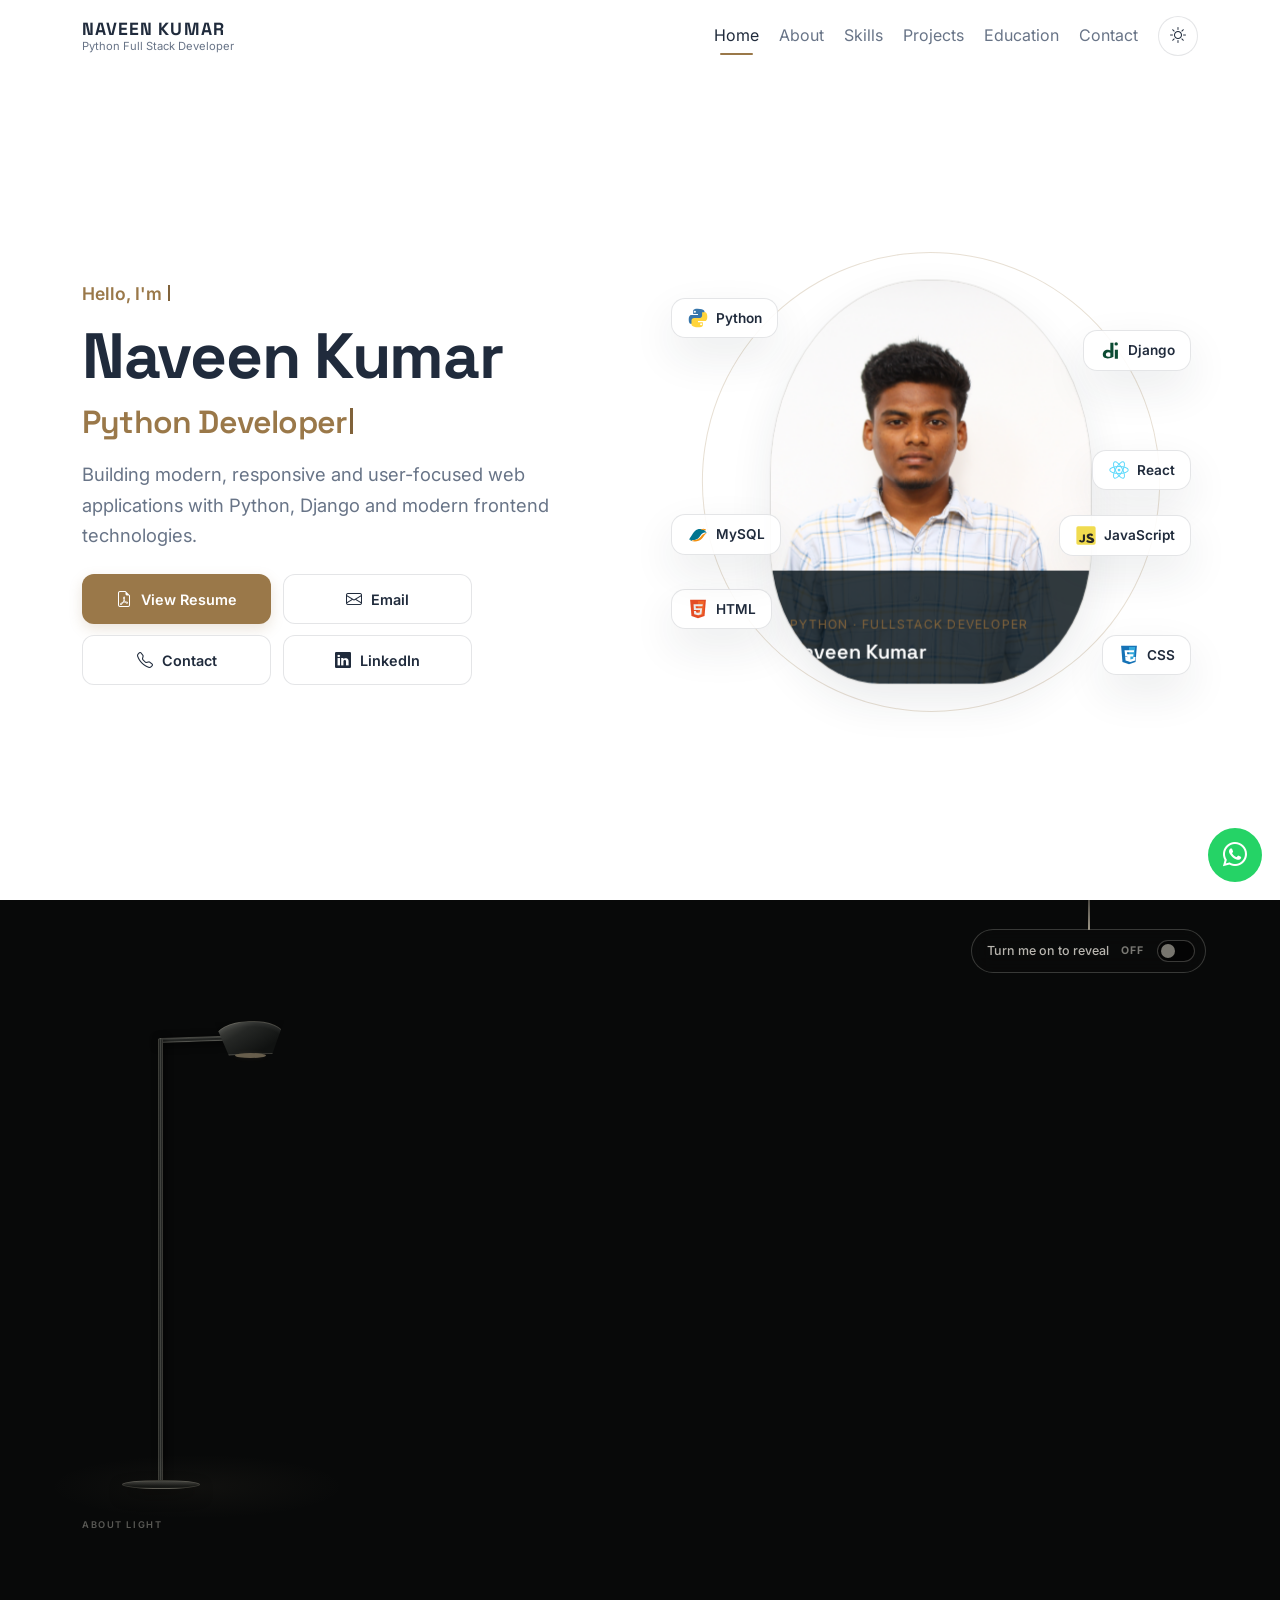
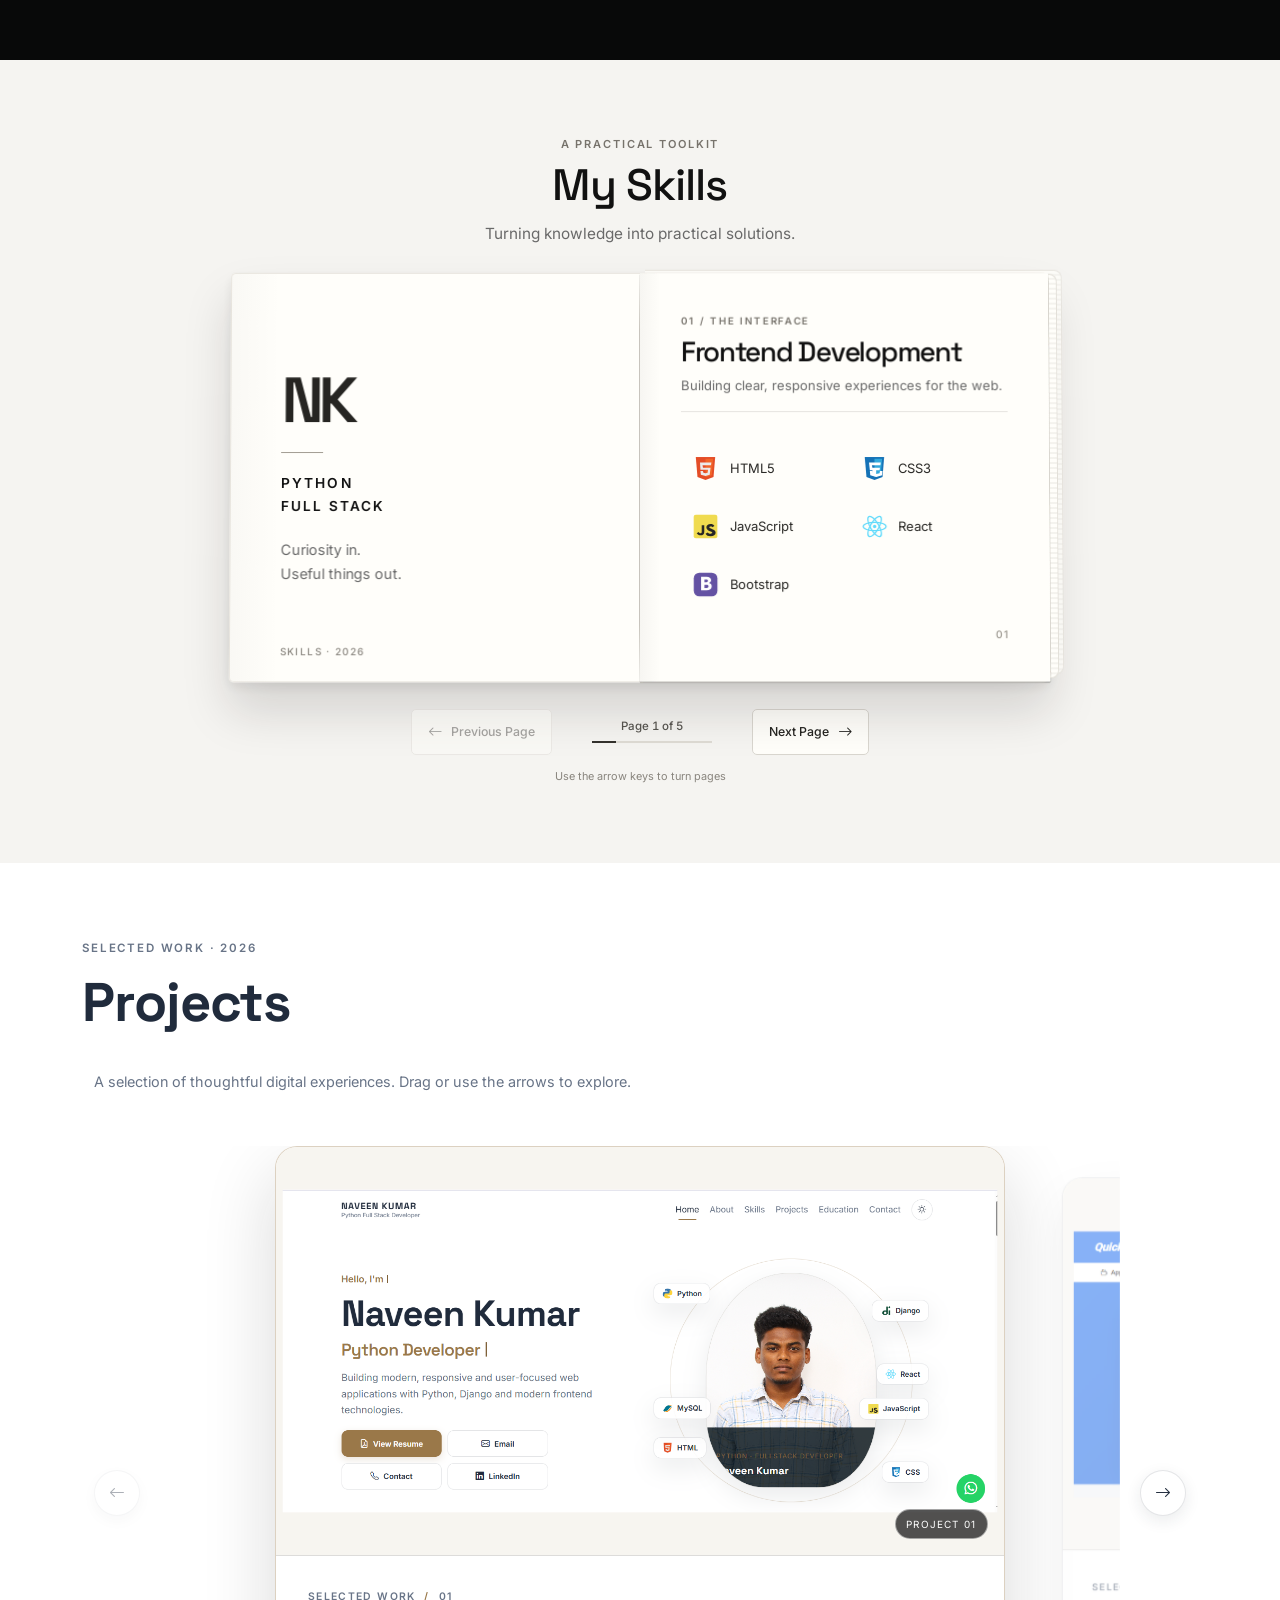
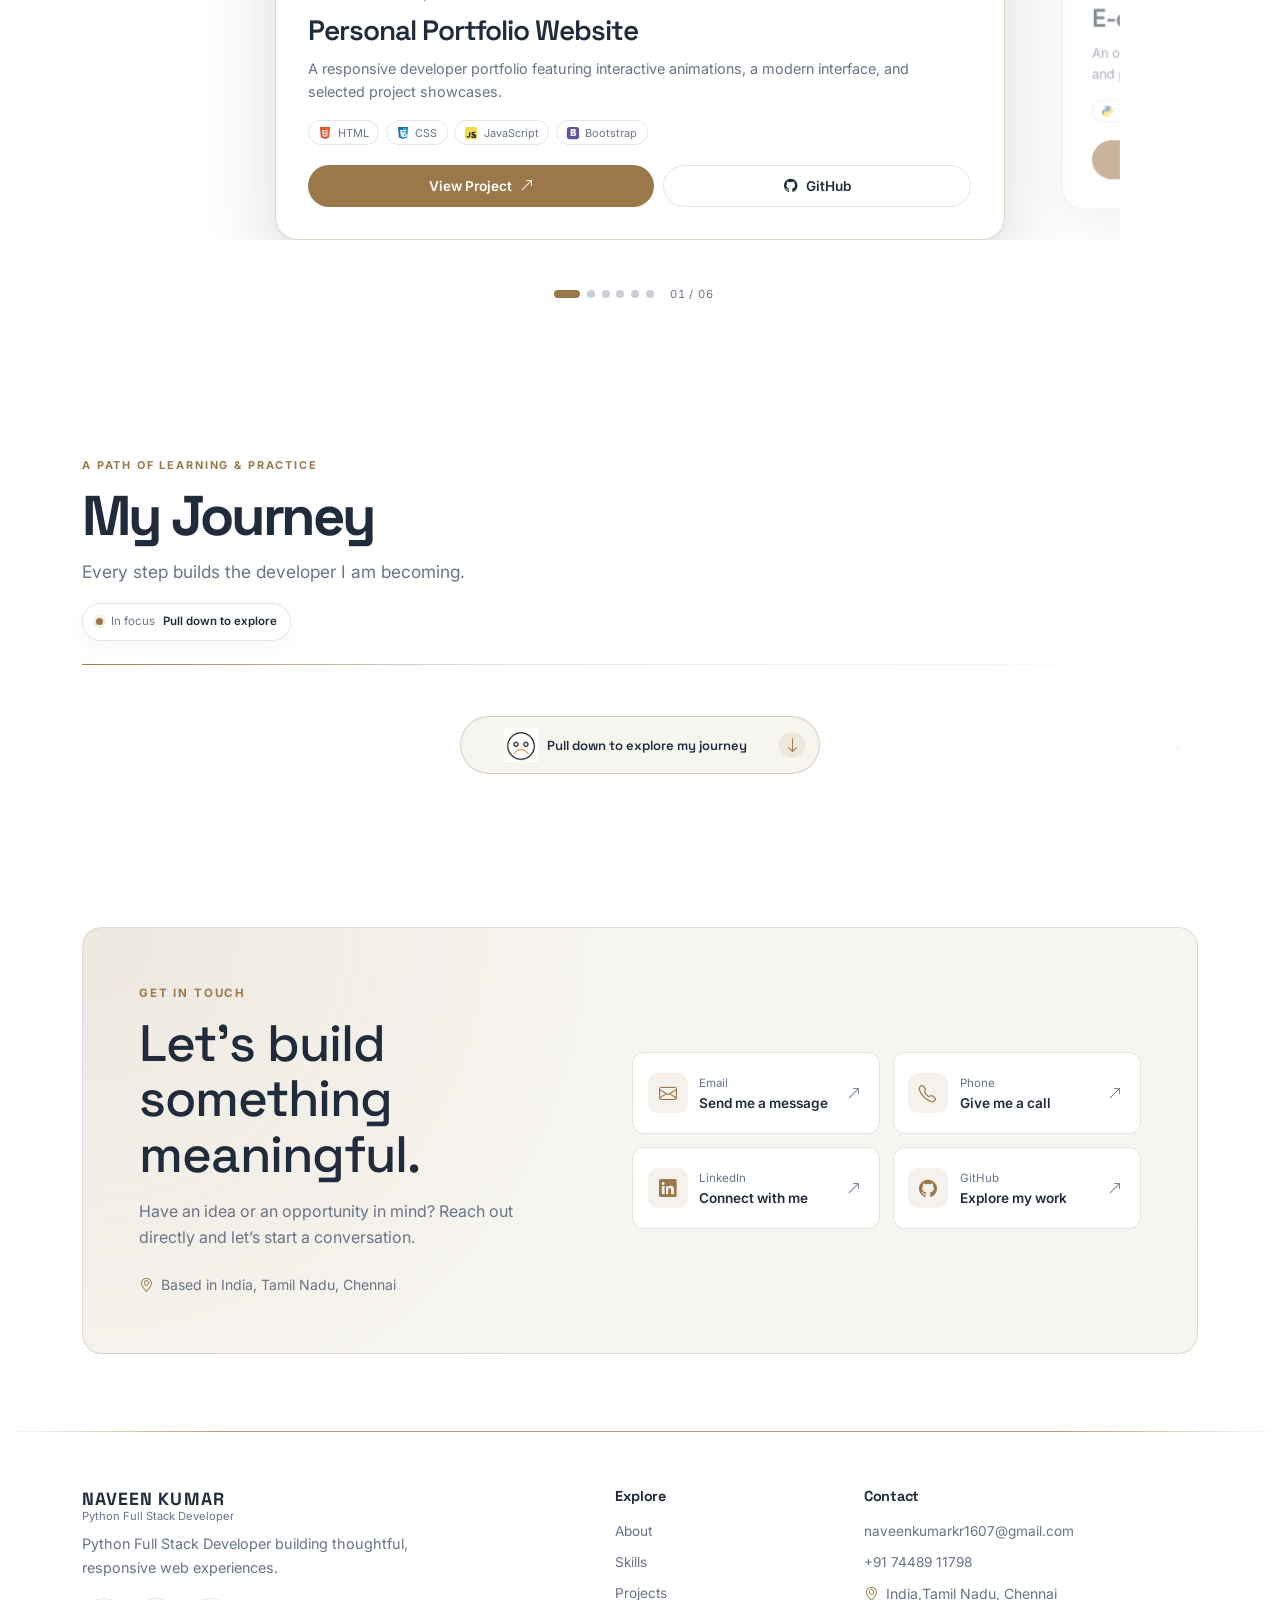
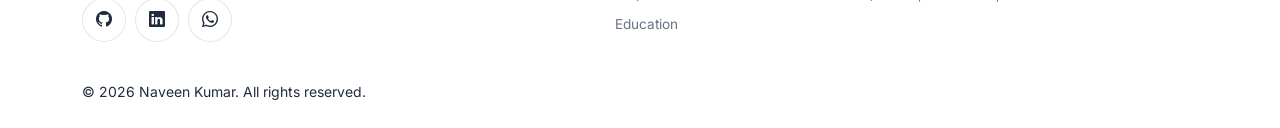
<file: index.html>
<!doctype html>
<html lang="en" data-theme="light">
  <head>
    <meta charset="UTF-8" />
    <meta name="viewport" content="width=device-width, initial-scale=1" />
    <title>Naveen Kumar | Python Full Stack Developer</title>
    <meta
      name="description"
      content="Naveen Kumar is a Python Full Stack Developer building modern, responsive web applications with Python, Django and modern frontend technologies."
    />
    <meta name="theme-color" content="#ffffff" />
    <meta property="og:type" content="website" />
    <meta
      property="og:title"
      content="Naveen Kumar | Python Full Stack Developer"
    />
    <meta
      property="og:description"
      content="Modern, responsive and user-focused web applications with Python, Django and modern frontend technologies."
    />
    <meta property="og:image" content="assets/images/og-cover.png" />
    <!-- TODO: add a 1200x630 image -->
    <link
      rel="icon"
      href="data:image/svg+xml,%3Csvg xmlns='http://www.w3.org/2000/svg' viewBox='0 0 64 64'%3E%3Crect width='64' height='64' rx='16' fill='%239a7849'/%3E%3Ctext x='32' y='42' font-size='28' font-family='sans-serif' font-weight='700' fill='white' text-anchor='middle'%3ENK%3C/text%3E%3C/svg%3E"
    />
    <link rel="preconnect" href="https://fonts.googleapis.com" />
    <link rel="preconnect" href="https://fonts.gstatic.com" crossorigin />
    <link
      href="https://fonts.googleapis.com/css2?family=Inter:wght@400;500;600&family=Noto+Sans+Tamil:wght@500;600;700&family=Space+Grotesk:wght@500;600;700&display=swap"
      rel="stylesheet"
    />
    <link
      href="https://cdn.jsdelivr.net/npm/bootstrap@5.3.3/dist/css/bootstrap.min.css"
      rel="stylesheet"
    />
    <link
      href="https://cdn.jsdelivr.net/npm/bootstrap-icons@1.11.3/font/bootstrap-icons.min.css"
      rel="stylesheet"
    />
    <link
      href="https://cdn.jsdelivr.net/npm/aos@2.3.4/dist/aos.css"
      rel="stylesheet"
    />
    
    <link href="css/style.css" rel="stylesheet" />
    <link href="skills/skills.css" rel="stylesheet" />
  </head>
  <body>
    <!-- PRELOADER -->
    <div id="preloader" aria-live="polite">
      <div class="pl-core">
        <div class="pl-braces"><span>{</span><b>NK</b><span>}</span></div>
        <div class="pl-dots"><i></i><i></i><i></i></div>
        <p class="pl-text">for (let i = 0; i &lt; 100; i++) </p>
        <div class="pl-bar">{<div id="plFill"></div>}</div>
        <small id="plPct">0%</small>
      </div>
    </div>

    <!-- NAVBAR -->
    <nav class="navbar navbar-expand-lg fixed-top" id="nav">
      <div class="container">
        <a class="brand" href="#home"
          ><strong>NAVEEN KUMAR</strong
          ><small>Python Full Stack Developer</small></a
        >
        <button
          class="navbar-toggler collapsed"
          type="button"
          data-bs-toggle="collapse"
          data-bs-target="#menu"
          aria-controls="menu"
          aria-expanded="false"
          aria-label="Toggle navigation"
        >
          <span></span><span></span><span></span>
        </button>
        <div class="collapse navbar-collapse" id="menu">
          <ul class="navbar-nav ms-auto align-items-lg-center gap-lg-1">
            <li class="nav-item"><a class="nav-link" href="#home">Home</a></li>
            <li class="nav-item">
              <a class="nav-link" href="#about">About</a>
            </li>
            <li class="nav-item">
              <a class="nav-link" href="#skills">Skills</a>
            </li>
            <li class="nav-item">
              <a class="nav-link" href="#projects">Projects</a>
            </li>
            <li class="nav-item">
              <a class="nav-link" href="#education">Education</a>
            </li>
            <li class="nav-item">
              <a class="nav-link" href="#contact">Contact</a>
            </li>
            <li class="nav-item ms-lg-2">
              <button
                class="theme-btn"
                id="themeBtn"
                aria-label="Toggle dark/light theme"
              >
                <i class="bi bi-moon-stars"></i>
              </button>
            </li>
          </ul>
        </div>
      </div>
    </nav>

    <main>
      <!-- HERO -->
      <section id="home" class="hero">
        <div class="container">
          <div class="row align-items-center g-5">
            <div class="col-lg-6 reveal">
              <div class="hero-intro" id="heroIntro">
                <p
                  class="hello cursor-active"
                  data-tamil="வணக்கம், நான்"
                  lang="en"
                >
                  Hello, I'm
                </p>
                <h1
                  class="display-title"
                  data-tamil="நவீன் குமார்."
                  lang="en"
                >
                  Naveen Kumar
                </h1>
              </div>
              <h3
                class="typewriter"
                id="typewriter"
                aria-live="off"
                aria-label="Python, Django, and full-stack developer"
              >
                Python Developer
              </h3>
              <p class="lead-text">
                Building modern, responsive and user-focused web applications
                with Python, Django and modern frontend technologies.
              </p>
              <div class="hero-actions mt-4" aria-label="Quick links">
                <a
                  href="assets/resume/PythonDev_Naveen.pdf"
                  target="_blank"
                  rel="noopener noreferrer"
                  class="hero-action hero-action-primary"
                  ><i class="bi bi-file-earmark-pdf" aria-hidden="true"></i> View Resume</a
                >
                <a
                  class="hero-action hero-action-secondary"
                  href="mailto:naveenkumarkr1607@gmail.com"
                  ><i class="bi bi-envelope" aria-hidden="true"></i> Email</a
                >
                <a class="hero-action hero-action-secondary" href="#contact"
                  ><i class="bi bi-telephone" aria-hidden="true"></i> Contact</a
                >
                <a
                  class="hero-action hero-action-secondary"
                  href="https://www.linkedin.com/in/naveenkumar0016"
                  target="_blank"
                  rel="noopener noreferrer"
                  ><i class="bi bi-linkedin" aria-hidden="true"></i> LinkedIn</a
                >
              </div>
            </div>
            <div class="col-lg-6 reveal" data-delay="150">
              <div class="scene" id="heroScene">
                <div
                  data-aos="flip-left"
                  data-aos-easing="ease-out-cubic"
                  class="hero-photo layer glass"
                  id="heroPhoto"
                  role="button"
                  tabindex="0"
                  aria-label="Activate to flash and animate the hero portrait"
                >
                  <span class="hero-photo-fallback" aria-hidden="true">NK</span>
                  <img
                    src="assets/images/IMG_9072.JPG"
                    alt="Portrait of Naveen Kumar"
                    fetchpriority="high"
                    onerror="this.hidden = true"
                  />
                  <div class="hero-photo-caption">
                    <span>Python · FullStack Developer</span>
                    <strong>Naveen Kumar</strong>
                  </div>
                </div>
                <div class="layer chip c-py glass">
                  <img class="chip-logo" src="skills/assets/icons/python.svg" alt="" aria-hidden="true" />
                  Python
                </div>
                <div class="layer chip c-dj glass">
                  <img class="chip-logo" src="skills/assets/icons/django.svg" alt="" aria-hidden="true" />
                  Django
                </div>                
                <div class="layer chip c-html glass">
                  <img class="chip-logo" src="skills/assets/icons/html.svg" alt="" aria-hidden="true" />
                  HTML
                </div>
                <div class="layer chip c-react glass">
                  <img class="chip-logo" src="skills/assets/icons/react.svg" alt="" aria-hidden="true" />
                  React
                </div>
                <div class="layer chip c-css glass">
                  <img class="chip-logo" src="skills/assets/icons/css.svg" alt="" aria-hidden="true" />
                  CSS
                </div>
                <div class="layer chip c-js glass">
                  <img class="chip-logo" src="skills/assets/icons/javascript.svg" alt="" aria-hidden="true" />
                  JavaScript
                </div>
                <div class="layer chip c-mysql glass">
                  <img class="chip-logo" src="skills/assets/icons/mysql.svg" alt="" aria-hidden="true" />
                  MySQL
                </div>
                <div class="layer hero-orbit" aria-hidden="true"></div>
              </div>
            </div>
          </div>
        </div>
      </section>

      <!-- ABOUT -->
      <section id="about" class="section about-scene" aria-labelledby="aboutTitle">
        <div class="about-layout container">
          <div class="about-beam" aria-hidden="true"></div>
          <button
            class="about-light-switch"
            id="aboutLightSwitch"
            type="button"
            aria-label="Turn studio lamp on"
            aria-pressed="false"
            aria-controls="aboutContent"
          >
            <span class="about-light-switch-label">Turn me on to reveal</span>
            <span class="about-light-switch-state" id="aboutLightState">OFF</span>
            <span class="about-switch-track" aria-hidden="true"><span></span></span>
          </button>

          <div class="about-lamp-stage" aria-hidden="true">
            <div class="studio-lamp">
              <span class="studio-lamp-arm"></span>
              <span class="studio-lamp-shade"></span>
              <span class="studio-lamp-bulb"></span>
              <span class="studio-lamp-stem"></span>
              <span class="studio-lamp-base"></span>
              <span class="studio-lamp-reflection"></span>
            </div>
            <p class="about-lamp-caption">ABOUT LIGHT</p>
          </div>

          <div
            class="about-content"
            id="aboutContent"
            aria-hidden="true"
            inert
          >
            <header class="about-heading" data-about-reveal style="--reveal-delay: 450ms">
              <p class="about-eyebrow">A LITTLE ABOUT ME</p>
              <h2 id="aboutTitle">About Me</h2>
            </header>
            <div class="about-content-grid">
              <div class="about-story">
                <p class="about-intro" data-about-reveal style="--reveal-delay: 650ms">
                  I am Naveen Kumar, an entry-level Python Full Stack Developer
                  passionate about creating modern, functional and user-friendly
                  web applications.
                </p>
                <p class="about-description" data-about-reveal style="--reveal-delay: 850ms">
                  I enjoy turning thoughtful ideas into dependable digital
                  experiences, from polished interfaces to practical backend
                  solutions.
                </p>
                <div class="about-metrics" data-about-reveal style="--reveal-delay: 1050ms" aria-label="Professional highlights">
                  <article class="about-metric-card">
                    <span class="about-metric-number">5+</span>
                    <span class="about-metric-label">Projects<br />Completed</span>
                  </article>
                  <article class="about-metric-card">
                    <span class="about-metric-number">12+</span>
                    <span class="about-metric-label">Technologies</span>
                  </article>
                  <article class="about-metric-card">
                    <span class="about-metric-number about-metric-fullstack">Focus</span>
                    <span class="about-metric-label"><br />Full Stack Development<br /></span>
                  </article>
                  <article class="about-metric-card">
                    <span class="about-metric-number about-metric-infinity">∞</span>
                    <span class="about-metric-label">Learning &amp;<br />Growth</span>
                  </article>
                </div>
                <div class="about-story-footer" data-about-reveal style="--reveal-delay: 1250ms">
                  <p class="about-internship">
                    <i class="bi bi-briefcase" aria-hidden="true"></i>
                    Internship at <strong>Shanthi IT Solution</strong>
                  </p>
                  <a class="about-project-link" href="#projects">
                    Explore my projects
                    <i class="bi bi-arrow-up-right" aria-hidden="true"></i>
                  </a>
                </div>
              </div>
              <aside class="about-profile" data-about-reveal style="--reveal-delay: 900ms">
                <div class="about-portrait">
                  <img
                    src="assets/images/IMG_9072.JPG"
                    alt="Portrait of Naveen Kumar"
                    width="600"
                    height="800"
                    loading="lazy"
                    decoding="async"
                  />
                </div>
                <div class="about-profile-details">
                  <p class="about-profile-role">Naveen Kumar</p>
                  <p class="about-profile-internship">
                    <i class="bi bi-briefcase" aria-hidden="true"></i>
                    <strong>Python Fullstack development</strong>
                  </p>
                  <span class="about-profile-location">
                    <i class="bi bi-geo-alt" aria-hidden="true"></i> Chennai, Tamil Nadu, India
                  </span>
                </div>
              </aside>
            </div>
          </div>
        </div>
      </section>

      <!-- SKILLS -->
      <section class="skills-section" id="skills" aria-labelledby="skills-title">
        <div class="container">
          <header class="skills-heading">
            <p class="skills-eyebrow">A PRACTICAL TOOLKIT</p>
            <h2 id="skills-title">My Skills</h2>
            <p>Turning knowledge into practical solutions.</p>
          </header>

          <div class="skills-book-stage">
            <div class="skills-book" aria-label="Interactive book of development skills">
              <aside class="skills-book-left" aria-hidden="true">
                <span class="skills-book-monogram">NK</span>
                <span class="skills-book-rule"></span>
                <p class="skills-book-left-kicker">PYTHON<br />FULL STACK</p>
                <p class="skills-book-left-note">Curiosity in.<br />Useful things out.</p>
                <span class="skills-book-left-folio">SKILLS · 2026</span>
              </aside>

              <div class="skills-book-pages" id="skillsBookPages" aria-label="Skill pages">
                <article class="skills-book-leaf" data-page="0" aria-label="Page 1 of 5: Frontend Development">
                  <div class="skills-page-front">
                    <header class="skills-page-heading">
                      <span class="skills-page-kicker">01 / THE INTERFACE</span>
                      <h3>Frontend Development</h3>
                      <p>Building clear, responsive experiences for the web.</p>
                    </header>
                    <ul class="skills-page-list">
                      <li><button class="skills-icon-action" type="button" aria-label="Animate HTML5 icon"><img src="skills/assets/icons/html.svg" alt="" /></button><span>HTML5</span></li>
                      <li><button class="skills-icon-action" type="button" aria-label="Animate CSS3 icon"><img src="skills/assets/icons/css.svg" alt="" /></button><span>CSS3</span></li>
                      <li><button class="skills-icon-action" type="button" aria-label="Animate JavaScript icon"><img src="skills/assets/icons/javascript.svg" alt="" /></button><span>JavaScript</span></li>
                      <li><button class="skills-icon-action" type="button" aria-label="Animate React icon"><img src="skills/assets/icons/react.svg" alt="" /></button><span>React</span></li>
                      <li><button class="skills-icon-action" type="button" aria-label="Animate Bootstrap icon"><img src="skills/assets/icons/bootstrap.svg" alt="" /></button><span>Bootstrap</span></li>
                    </ul>
                    <span class="skills-page-folio">01</span>
                  </div>
                  <div class="skills-page-back" aria-hidden="true"><span>NAVEEN KUMAR</span><b>KEEP BUILDING.</b></div>
                </article>
                <article class="skills-book-leaf" data-page="1" aria-label="Page 2 of 5: Backend Development" aria-hidden="true" inert>
                  <div class="skills-page-front">
                    <header class="skills-page-heading">
                      <span class="skills-page-kicker">02 / THE ENGINE</span>
                      <h3>Backend Development</h3>
                      <p>Creating reliable application logic and APIs.</p>
                    </header>
                    <ul class="skills-page-list">
                      <li><button class="skills-icon-action" type="button" aria-label="Animate Python icon"><img src="skills/assets/icons/python.svg" alt="" /></button><span>Python</span></li>
                      <li><button class="skills-icon-action" type="button" aria-label="Animate Django REST Framework icon"><img src="skills/assets/icons/django.svg" alt="" /></button><span>Django REST Framework</span></li>
                    </ul>
                    <span class="skills-page-folio">02</span>
                  </div>
                  <div class="skills-page-back" aria-hidden="true"><span>NAVEEN KUMAR</span><b>KEEP BUILDING.</b></div>
                </article>
                <article class="skills-book-leaf" data-page="2" aria-label="Page 3 of 5: Database Management" aria-hidden="true" inert>
                  <div class="skills-page-front">
                    <header class="skills-page-heading">
                      <span class="skills-page-kicker">03 / THE RECORD</span>
                      <h3>Database Management</h3>
                      <p>Keeping information structured, consistent, and useful.</p>
                    </header>
                    <ul class="skills-page-list">
                      <li><button class="skills-icon-action" type="button" aria-label="Animate MySQL icon"><img src="skills/assets/icons/mysql.svg" alt="" /></button><span>MySQL</span></li>
                      <li><button class="skills-icon-action" type="button" aria-label="Animate SQLite icon"><img src="skills/assets/icons/sqlite.svg" alt="" /></button><span>SQLite</span></li>
                    </ul>
                    <span class="skills-page-folio">03</span>
                  </div>
                  <div class="skills-page-back" aria-hidden="true"><span>NAVEEN KUMAR</span><b>KEEP BUILDING.</b></div>
                </article>
                <article class="skills-book-leaf" data-page="3" aria-label="Page 4 of 5: Development Tools" aria-hidden="true" inert>
                  <div class="skills-page-front">
                    <header class="skills-page-heading">
                      <span class="skills-page-kicker">04 / THE WORKBENCH</span>
                      <h3>Development Tools</h3>
                      <p>Tools for writing, refining, and shipping work.</p>
                    </header>
                    <ul class="skills-page-list">
                      <li><button class="skills-icon-action" type="button" aria-label="Animate Visual Studio Code icon"><img src="skills/assets/icons/vscode.svg" alt="" /></button><span>Visual Studio Code</span></li>
                      <li><button class="skills-icon-action" type="button" aria-label="Animate PyCharm icon"><img src="skills/assets/icons/pycharm.svg" alt="" /></button><span>PyCharm</span></li>
                      <li><button class="skills-icon-action" type="button" aria-label="Animate Git icon"><img src="skills/assets/icons/git.svg" alt="" /></button><span>Git</span></li>
                    </ul>
                    <span class="skills-page-folio">04</span>
                  </div>
                  <div class="skills-page-back" aria-hidden="true"><span>NAVEEN KUMAR</span><b>KEEP BUILDING.</b></div>
                </article>
                <article class="skills-book-leaf" data-page="4" aria-label="Page 5 of 5: Professional Skills" aria-hidden="true" inert>
                  <div class="skills-page-front">
                    <header class="skills-page-heading">
                      <span class="skills-page-kicker">05 / THE PRACTICE</span>
                      <h3>Professional Skills</h3>
                      <p>Thoughtful work starts with good habits and people.</p>
                    </header>
                    <ul class="skills-page-list">
                      <li><button class="skills-icon-action" type="button" aria-label="Animate Problem Solving illustration"><img src="skills/assets/icons/problem-solving.svg" alt="" /></button><span>Problem Solving</span></li>
                      <li><button class="skills-icon-action" type="button" aria-label="Animate Team Collaboration illustration"><img src="skills/assets/icons/collaboration.svg" alt="" /></button><span>Team Collaboration</span></li>
                      <li><button class="skills-icon-action" type="button" aria-label="Animate Analytical Thinking illustration"><img src="skills/assets/icons/analytical-thinking.svg" alt="" /></button><span>Analytical Thinking</span></li>
                    </ul>
                    <span class="skills-page-folio">05</span>
                  </div>
                  <div class="skills-page-back" aria-hidden="true"><span>NAVEEN KUMAR</span><b>KEEP BUILDING.</b></div>
                </article>
              </div>
            </div>

            <nav class="skills-book-controls" aria-label="Skills book controls">
              <button class="skills-book-button" id="skillsPrevious" type="button" aria-label="Previous page" disabled>
                <i class="bi bi-arrow-left" aria-hidden="true"></i><span>Previous Page</span>
              </button>
              <div class="skills-book-progress">
                <span class="skills-book-indicator" id="skillsPageIndicator" aria-live="polite">Page 1 of 5</span>
                <span class="skills-book-progress-track" aria-hidden="true"><span id="skillsProgress"></span></span>
              </div>
              <button class="skills-book-button skills-book-button-next" id="skillsNext" type="button" aria-label="Next page">
                <span>Next Page</span><i class="bi bi-arrow-right" aria-hidden="true"></i>
              </button>
            </nav>
            <p class="skills-keyboard-hint">Use the arrow keys to turn pages</p>
          </div>
        </div>
      </section>

      <!-- PROJECTS -->
      <section id="projects" class="section projects-section" aria-labelledby="projects-title">
        <div class="container">
          <p class="projects-eyebrow">SELECTED WORK · 2026</p>
          <h2 class="sec-title reveal" id="projects-title">Projects</h2>
          <div class="project-carousel reveal">
            <div class="project-controls">
              <p class="muted">A selection of thoughtful digital experiences. Drag or use the arrows to explore.</p>
            </div>
            <div class="project-track-wrap">
              <button
                class="carousel-control"
                id="projectPrev"
                type="button"
                aria-label="Show previous project"
                disabled
              >
                <i class="bi bi-arrow-left" aria-hidden="true"></i>
              </button>
              <div class="project-track-viewport">
                <div
                  class="project-track"
                  id="projectGrid"
                  tabindex="0"
                  role="group"
                  aria-label="Project carousel. Use left and right arrow keys to navigate."
                ></div>
              </div>
              <button
                class="carousel-control"
                id="projectNext"
                type="button"
                aria-label="Show next project"
              >
                <i class="bi bi-arrow-right" aria-hidden="true"></i>
              </button>
            </div>
            <div class="project-pagination">
              <div class="project-dots" id="projectDots" role="group" aria-label="Choose a project"></div>
              <p class="project-counter" id="projectCounter" aria-live="polite"></p>
            </div>
          </div>

        </div>
        <dialog class="project-dialog" id="projectDialog" aria-labelledby="projectDialogTitle">
          <div class="project-dialog-content">
            <button class="project-dialog-close" type="button" aria-label="Close project details">
              <i class="bi bi-x-lg" aria-hidden="true"></i>
            </button>
            <div class="project-dialog-gallery" id="projectDialogGallery" aria-hidden="true"></div>
            <div class="project-dialog-copy">
              <p class="hello">Project overview</p>
              <h2 id="projectDialogTitle"></h2>
              <p class="muted" id="projectDialogDescription"></p>
              <div class="project-dialog-tech" id="projectDialogTech"></div>
              <h3>Highlights</h3>
              <ul id="projectDialogFeatures"></ul>
            </div>
          </div>
        </dialog>
      </section>

      <!-- MY JOURNEY -->
      <section id="education" class="section journey-section" aria-labelledby="journey-title">
        <div class="container">
          <header class="journey-heading reveal">
            <p class="journey-kicker">A PATH OF LEARNING &amp; PRACTICE</p>
            <h2 class="sec-title" id="journey-title">My Journey</h2>
            <p class="journey-subtitle">Every step builds the developer I am becoming.</p>
            <div class="journey-focus" aria-live="polite" aria-atomic="true">
              <span class="journey-focus-dot" aria-hidden="true"></span>
              <span class="journey-focus-label">In focus</span>
              <strong id="journeyActiveStage">Pull down to explore</strong>
            </div>
            <span class="journey-divider" aria-hidden="true"></span>
          </header>

          <div class="journey-explorer">
          <button
            class="education-pull-zone journey-reveal-control"
            id="educationPullZone"
            type="button"
            aria-label="Drag down to reveal the education and experience journeys"
            aria-expanded="false"
            aria-controls="journeyContent"
          >
            <span class="education-pull-content">
              <span class="education-icon-wrap" aria-hidden="true">
                <img
                  class="education-icon"
                  id="educationIcon"
                  src="assets/images/sad.gif"
                  alt=""
                  width="34"
                  height="34"
                  loading="lazy"
                  decoding="async"
                />
              </span>
              <span class="education-pull-title">Pull down to explore my journey</span>
            </span>
            <span class="education-pull-icon" aria-hidden="true">
              <i class="bi bi-arrow-down"></i>
            </span>
          </button>

          <div class="journey-content" id="journeyContent" aria-hidden="true" inert>
            <div class="journey-content-inner">
              <div class="journey-columns">
                <section class="journey-panel journey-panel-education" data-journey-name="Education" aria-labelledby="journeyEducationTitle">
                  <header class="journey-panel-heading">
                    <span class="journey-panel-index">01</span>
                    <div>
                      <p class="journey-panel-label">EDUCATION</p>
                      <h3 id="journeyEducationTitle">Learning, step by step</h3>
                    </div>
                  </header>
                  <div class="journey-education-viewport" id="educationScrollViewport" role="region" aria-label="Scrollable education milestones" tabindex="0">
                    <ol class="journey-timeline journey-timeline-education" id="educationTimeline" aria-label="Education milestones"></ol>
                  </div>
                </section>

                <section class="journey-panel journey-panel-experience" data-journey-name="Experience" aria-labelledby="journeyExperienceTitle">
                  <header class="journey-panel-heading">
                    <span class="journey-panel-index">02</span>
                    <div>
                      <p class="journey-panel-label">EXPERIENCE &amp; PROJECTS</p>
                      <h3 id="journeyExperienceTitle">Growing through practice</h3>
                    </div>
                  </header>
                  <div class="experience-carousel" id="experienceCarousel">
                    <div class="experience-orbit" id="experienceTimeline" role="region" aria-label="Experience and selected project cards" aria-roledescription="carousel" tabindex="0">
                      <div class="experience-orbit-stage" id="experienceOrbitStage" aria-live="off"></div>
                    </div>
                    <div class="experience-carousel-controls" aria-label="Experience carousel controls">
                      <button class="experience-carousel-arrow" id="experiencePrev" type="button" aria-label="Show previous experience card">
                        <i class="bi bi-arrow-left" aria-hidden="true"></i>
                      </button>
                      <p class="experience-carousel-status" id="experienceCarouselStatus" aria-live="polite"></p>
                      <button class="experience-carousel-arrow" id="experienceNext" type="button" aria-label="Show next experience card">
                        <i class="bi bi-arrow-right" aria-hidden="true"></i>
                      </button>
                    </div>
                  </div>
                </section>
              </div>
              </div>
            </div>
          </div>
        </div>
      </section>

      <!-- CONTACT -->
      <section id="contact" class="section contact-section" aria-labelledby="contact-title">
        <div class="container">
          <div class="contact-panel reveal">
            <div class="contact-copy">
              <p class="contact-eyebrow">GET IN TOUCH</p>
              <h2 id="contact-title">Let’s build something meaningful.</h2>
              <p>
                Have an idea or an opportunity in mind? Reach out directly and
                let’s start a conversation.
              </p>
              <span class="contact-location">
                <i class="bi bi-geo-alt" aria-hidden="true"></i>
                Based in India, Tamil Nadu, Chennai
              </span>
            </div>
            <div class="contact-actions" aria-label="Contact and professional links">
              <a class="contact-link" href="mailto:naveenkumarkr1607@gmail.com">
                <span class="contact-link-icon"><i class="bi bi-envelope" aria-hidden="true"></i></span>
                <span><small>Email</small><strong>Send me a message</strong></span>
                <i class="bi bi-arrow-up-right contact-link-arrow" aria-hidden="true"></i>
              </a>
              <a class="contact-link" href="tel:+917448911798">
                <span class="contact-link-icon"><i class="bi bi-telephone" aria-hidden="true"></i></span>
                <span><small>Phone</small><strong>Give me a call</strong></span>
                <i class="bi bi-arrow-up-right contact-link-arrow" aria-hidden="true"></i>
              </a>
              <a class="contact-link" href="https://www.linkedin.com/in/naveenkumar0016" target="_blank" rel="noopener noreferrer">
                <span class="contact-link-icon"><i class="bi bi-linkedin" aria-hidden="true"></i></span>
                <span><small>LinkedIn</small><strong>Connect with me</strong></span>
                <i class="bi bi-arrow-up-right contact-link-arrow" aria-hidden="true"></i>
              </a>
              <a class="contact-link" href="https://github.com/Naveen-kumaar" target="_blank" rel="noopener noreferrer">
                <span class="contact-link-icon"><i class="bi bi-github" aria-hidden="true"></i></span>
                <span><small>GitHub</small><strong>Explore my work</strong></span>
                <i class="bi bi-arrow-up-right contact-link-arrow" aria-hidden="true"></i>
              </a>
            </div>
          </div>
        </div>
      </section>
    </main>

    <!-- FOOTER -->
    <footer class="footer">
      <div class="footer-line"></div>
      <div class="container">
        <div class="footer-main">
          <div class="footer-brand">

          <a class="brand" href="#home"
          ><strong>NAVEEN KUMAR</strong
          ><small>Python Full Stack Developer</small></a>
            <p>Python Full Stack Developer building thoughtful, responsive web experiences.</p>
            <div class="socials" aria-label="Social profiles">
              <a href="https://github.com/Naveen-kumaar" target="_blank" rel="noopener noreferrer" aria-label="GitHub"><i class="bi bi-github"></i></a>
              <a href="https://www.linkedin.com/in/naveenkumar0016" target="_blank" rel="noopener noreferrer" aria-label="LinkedIn"><i class="bi bi-linkedin"></i></a>
              <a href="https://wa.me/917448911798" target="_blank" rel="noopener noreferrer" aria-label="WhatsApp"><i class="bi bi-whatsapp"></i></a>
            </div>
          </div>
          <nav class="footer-nav" aria-label="Footer navigation">
            <h2>Explore</h2>
            <a href="#about">About</a>
            <a href="#skills">Skills</a>
            <a href="#projects">Projects</a>
            <a href="#education">Education</a>
          </nav>
          <div class="footer-contact">
            <h2>Contact</h2>
            <a href="mailto:naveenkumarkr1607@gmail.com">naveenkumarkr1607@gmail.com</a>
            <a href="tel:+917448911798">+91 74489 11798</a>
            <span><i class="bi bi-geo-alt" aria-hidden="true"></i> India,Tamil Nadu, Chennai</span>
          </div>
        </div>
        <div class="footer-bottom">
          <small>&copy; <span id="footerYear">2026</span> Naveen Kumar. All rights reserved.</small>
        </div>
      </div>
    </footer>

    <!-- FLOATING BUTTONS -->
    <button id="toHero" class="fab-top" aria-label="Back to top">
      <i class="bi bi-arrow-up"></i>
    </button>
    <a
      href="https://wa.me/917448911798"
      target="_blank"
      rel="noopener"
      class="fab-wa"
      aria-label="Chat on WhatsApp"
      ><i class="bi bi-whatsapp"></i><span class="tip">Chat with me</span></a
    >

    <script src="https://cdn.jsdelivr.net/npm/bootstrap@5.3.3/dist/js/bootstrap.bundle.min.js"></script>
    <script src="https://cdn.jsdelivr.net/npm/aos@2.3.4/dist/aos.js"></script>
    <script src="js/script.js"></script>
    <script src="skills/skills.js"></script>
  </body>
</html>
</file>
<file: css/style.css>
/* ==========================================================
   NAVEEN KUMAR PORTFOLIO — DESIGN SYSTEM
   1 Tokens  2 Base  3 Components  4 Sections  5 Responsive
   ========================================================== */

/* 1. TOKENS ------------------------------------------------ */
:root {
  --bg: #ffffff;
  --bg2: #f7f5f0;
  --text: #202b3c;
  --muted: #687487;
  --a1: #9a7849;
  --a2: #9a7849;
  --cyan: #80623a;
  --accent-ink: #ffffff;
  --a1-rgb: 154, 120, 73;
  --glass: rgba(255, 255, 255, 0.88);
  --bd: rgba(32, 43, 60, 0.12);
  --shadow: 0 18px 44px rgba(32, 43, 60, 0.09);
  --glow: 0 12px 32px rgba(154, 120, 73, 0.12);
  --r: 20px;
  --r-sm: 12px;
  --ease: cubic-bezier(0.22, 0.8, 0.3, 1);
  --f-head: "Space Grotesk", system-ui, sans-serif;
  --f-body: "Inter", system-ui, sans-serif;
}
[data-theme="light"] {
  --bg: #ffffff;
  --bg2: #f7f5f0;
  --text: #202b3c;
  --muted: #687487;
  --a1: #9a7849;
  --a2: #9a7849;
  --cyan: #80623a;
  --accent-ink: #ffffff;
  --a1-rgb: 154, 120, 73;
  --glass: rgba(255, 255, 255, 0.88);
  --bd: rgba(32, 43, 60, 0.12);
  --shadow: 0 18px 44px rgba(32, 43, 60, 0.09);
  --glow: 0 0 36px rgba(154, 120, 73, 0.12);
}
[data-theme="dark"] {
  --bg: #111a26;
  --bg2: #1a2635;
  --text: #eef1f5;
  --muted: #a5afbd;
  --a1: #d2b47c;
  --a2: #d2b47c;
  --cyan: #e5d0a7;
  --accent-ink: #211b10;
  --a1-rgb: 210, 180, 124;
  --glass: rgba(255, 255, 255, 0.05);
  --bd: rgba(255, 255, 255, 0.12);
  --shadow: 0 20px 50px rgba(0, 0, 0, 0.3);
  --glow: 0 12px 32px rgba(210, 180, 124, 0.15);
}

/* 2. BASE -------------------------------------------------- */
* {
  box-sizing: border-box;
}
html {
  scroll-behavior: smooth;
  scroll-padding-top: 80px;
  overflow-x: clip;
}
body {
  margin: 0;
  background: var(--bg);
  color: var(--text);
  font-family: var(--f-body);
  line-height: 1.65;
  overflow-x: clip;
  transition:
    background 0.5s,
    color 0.5s;
}
.cursor-particle-canvas {
  position: fixed;
  z-index: 9998;
  inset: 0;
  width: 100%;
  height: 100%;
  pointer-events: none;
}
h1,
h2,
h3,
h4 {
  font-family: var(--f-head);
  letter-spacing: -0.02em;
}
a {
  color: inherit;
  text-decoration: none;
}
img {
  max-width: 100%;
  display: block;
}
.muted {
  color: var(--muted);
}
:focus-visible {
  outline: 2px solid var(--cyan);
  outline-offset: 3px;
  border-radius: 6px;
}
::selection {
  background: var(--a2);
  color: #fff;
}

.glass {
  background: var(--glass);
  border: 1px solid var(--bd);
  border-radius: var(--r);
  box-shadow: var(--shadow);
  transition:
    border-color 0.3s,
    box-shadow 0.3s,
    transform 0.25s var(--ease),
    background 0.5s;
}
.glass:hover {
  border-color: rgba(var(--a1-rgb), 0.55);
  box-shadow: var(--shadow), var(--glow);
}
.grad {
  color: var(--a1);
}

/* PRELOADER */
#preloader {
  position: fixed;
  inset: 0;
  z-index: 9999;
  background: var(--bg);
  display: grid;
  place-items: center;
  transition:
    opacity 0.35s,
    visibility 0.35s,
    transform 0.45s var(--ease);
}
#preloader.done {
  opacity: 0;
  visibility: hidden;
  transform: scale(1.06);
}
.pl-core {
  text-align: center;
  width: min(300px, 80vw);
}
.pl-braces {
  font: 700 3.4rem var(--f-head);
  display: flex;
  justify-content: center;
  align-items: center;
  gap: 0.5rem;
}
.pl-braces span {
  background: var(--a1);
  -webkit-background-clip: text;
  background-clip: text;
  color: transparent;
  animation: brace 1.2s ease-in-out infinite alternate;
}
.pl-braces span:last-child {
  animation-delay: 0.6s;
}
.pl-braces b {
  font-size: 2rem;
  letter-spacing: 0.1em;
  text-shadow: 0 0 24px var(--a1);
}
@keyframes brace {
  from {
    transform: translateX(-6px);
    opacity: 0.6;
  }
  to {
    transform: translateX(6px);
    opacity: 1;
  }
}
.pl-dots {
  display: flex;
  justify-content: center;
  gap: 8px;
  margin: 1rem 0;
}
.pl-dots i {
  width: 8px;
  height: 8px;
  border-radius: 50%;
  background: var(--cyan);
  box-shadow: 0 0 12px var(--cyan);
  animation: dot 1s infinite;
}
.pl-dots i:nth-child(2) {
  animation-delay: 0.15s;
  background: var(--a1);
}
.pl-dots i:nth-child(3) {
  animation-delay: 0.3s;
  background: var(--a2);
}
@keyframes dot {
  50% {
    transform: translateY(-9px);
  }
}
.pl-text {
  display: inline-block;
  width: 29ch;
  max-width: 100%;
  overflow: hidden;
  border-right: 2px solid var(--a1);
  color: var(--muted);
  margin: 0.2rem 0 1rem;
  font: 0.82rem/1.5 ui-monospace, SFMono-Regular, Consolas, monospace;
  text-align: left;
  white-space: nowrap;
  animation: pl-render 1.1s steps(29, end) infinite alternate;
}
@keyframes pl-render {
  from {
    width: 0;
  }
  to {
    width: 29ch;
  }
}
.pl-bar {
  height: 4px;
  border-radius: 4px;
  background: var(--bd);
  overflow: hidden;
}
#plFill {
  height: 100%;
  width: 0;
  background: var(--a1);
  box-shadow: 0 0 14px var(--a1);
}
#plPct {
  color: var(--muted);
  font-size: 0.75rem;
}

/* 3. COMPONENTS ------------------------------------------------ */
.btn-x {
  display: inline-flex;
  align-items: center;
  justify-content: center;
  gap: 0.5rem;
  padding: 0.85rem 1.7rem;
  border-radius: 999px;
  font-weight: 600;
  border: 1px solid transparent;
  cursor: pointer;
  min-height: 46px;
  transition: color 0.2s ease, background-color 0.2s ease, border-color 0.2s ease;
  will-change: transform;
}
.btn-x.primary {
  background: var(--a1);
  color: var(--accent-ink);
}
.btn-x.primary:hover {
  background: var(--cyan);
}
.btn-x.ghost {
  background: var(--glass);
  border-color: var(--bd);
  color: var(--text);
}
.btn-x.ghost:hover {
  border-color: var(--a1);
}
.btn-x.sm {
  padding: 0.5rem 1.1rem;
  font-size: 0.85rem;
}
.sec-title {
  font-size: clamp(2rem, 5vw, 3.4rem);
  font-weight: 700;
  margin-bottom: 2rem;
}
.sub-title {
  font-size: clamp(1.5rem, 3vw, 2.1rem);
}
.section {
  padding: clamp(3.5rem, 6vw, 5rem) 0;
  position: relative;
}
.badge-t {
  display: inline-block;
  padding: 0.22rem 0.7rem;
  margin: 0 0.3rem 0.4rem 0;
  border-radius: 999px;
  font-size: 0.74rem;
  background: rgba(var(--a1-rgb), 0.12);
  border: 1px solid rgba(var(--a1-rgb), 0.3);
  color: var(--text);
  transition: transform 0.3s var(--ease);
}

/* NAVBAR */
.navbar {
  padding: 0.9rem 0;
  transition:
    background 0.4s,
    padding 0.4s,
    border-color 0.4s;
  border-bottom: 1px solid transparent;
}
.navbar.scrolled {
  background: color-mix(in srgb, var(--bg) 80%, transparent);
  border-color: var(--bd);
  padding: 0.55rem 0;
}
.brand {
  display: flex;
  flex-direction: column;
  line-height: 1.15;
}
.brand strong {
  font: 700 1.1rem var(--f-head);
  letter-spacing: 0.06em;
}
.brand small {
  font-size: 0.7rem;
  color: var(--muted);
}
.navbar .nav-link {
  color: var(--muted);
  position: relative;
  padding: 0.5rem 0.85rem;
  transition: color 0.3s;
}
.navbar .nav-link::after {
  content: "";
  position: absolute;
  left: 0.85rem;
  right: 0.85rem;
  bottom: 2px;
  height: 2px;
  border-radius: 2px;
  background: var(--a1);
  transform: scaleX(0);
  transition: transform 0.35s var(--ease);
}
.navbar .nav-link:hover,
.navbar .nav-link.active {
  color: var(--text);
}
.navbar .nav-link.active::after {
  transform: scaleX(1);
}
.theme-btn {
  width: 40px;
  height: 40px;
  border-radius: 50%;
  border: 1px solid var(--bd);
  background: var(--glass);
  color: var(--text);
  transition: transform 0.4s var(--ease);
}
.theme-btn:hover {
  transform: rotate(25deg) scale(1.08);
}
.navbar-toggler {
  border: 0;
  padding: 8px;
  width: 42px;
  height: 42px;
  display: flex;
  flex-direction: column;
  justify-content: center;
  gap: 6px;
}
.navbar-toggler:focus {
  box-shadow: none;
}
.navbar-toggler span {
  display: block;
  height: 2px;
  background: var(--text);
  border-radius: 2px;
  transition:
    transform 0.35s,
    opacity 0.3s;
}
.navbar-toggler:not(.collapsed) span:nth-child(1) {
  transform: translateY(8px) rotate(45deg);
}
.navbar-toggler:not(.collapsed) span:nth-child(2) {
  opacity: 0;
}
.navbar-toggler:not(.collapsed) span:nth-child(3) {
  transform: translateY(-8px) rotate(-45deg);
}
@media (max-width: 991px) {
  .navbar-collapse {
    margin-top: 0.8rem;
    padding: 1rem;
    border-radius: var(--r);
    background: color-mix(in srgb, var(--bg) 88%, transparent);
    border: 1px solid var(--bd);
  }
  .navbar .nav-link {
    padding: 0.7rem 0.4rem;
  }
  .navbar .nav-link::after {
    display: none;
  }
  .navbar .nav-link.active {
    color: var(--cyan);
  }
  .footer-bottom {
    display: flex;
    align-items: center;
    justify-content: space-between;
    gap: 1rem;
    padding-top: 1.2rem;
    border-top: 1px solid var(--bd);
    color: var(--muted);
  }
  .footer-bottom small,
  .footer-bottom a {
    font-size: 0.78rem;
  }
  .footer-bottom a {
    display: inline-flex;
    align-items: center;
    gap: 0.4rem;
    color: var(--muted);
    transition: color 0.2s ease;
  }
  .footer-bottom a:hover {
    color: var(--a1);
  }
}

/* 4. SECTIONS ------------------------------------------------ */
/* Hero */
.hero {
  min-height: 100vh;
  display: flex;
  align-items: center;
  padding: 8rem 0 4rem;
}
.hello {
  color: var(--a1);
  font-weight: 600;
  font-size: 1.1rem;
}
.hero .hello[lang="ta"],
.hero .display-title[lang="ta"] {
  font-family: "Noto Sans Tamil", var(--f-head);
}
.hero .hello.cursor-active::after,
.hero .display-title.cursor-active::after {
  display: inline-block;
  height: 0.9em;
  margin-left: 0.12em;
  border-right: 2px solid var(--cyan);
  content: "";
  vertical-align: -0.06em;
  animation: caret 0.8s steps(2, start) infinite;
}
.display-title {
  font-size: clamp(3rem, 5vw, 4.5rem);
  font-weight: 700;
  line-height: 1.02;
  margin: 0.15rem 0 0.9rem;
  color: var(--text);
}
.lead-text {
  font-size: 1.15rem;
  color: var(--muted);
  max-width: 34rem;
}
.typewriter {
  display: block;
  min-height: 1.25em;
  white-space: nowrap;
  margin: 0 0 1rem;
  font-size: clamp(1.45rem, 2.5vw, 2rem);
  font-weight: 600;
  color: var(--a1);
  letter-spacing: -0.025em;
}
.typewriter::after {
  content: "";
  display: inline-block;
  height: 0.82em;
  margin-left: 0.08em;
  border-right: 3px solid var(--cyan);
  vertical-align: -0.04em;
  animation: caret 0.8s steps(2, start) infinite;
}
@keyframes caret {
  to {
    visibility: hidden;
  }
}
.hero-actions {
  display: grid;
  grid-template-columns: repeat(2, minmax(0, 1fr));
  gap: 0.7rem;
  width: min(100%, 390px);
}
.hero-action {
  display: inline-flex;
  width: 100%;
  min-width: 0;
  min-height: 50px;
  align-items: center;
  justify-content: center;
  gap: 0.55rem;
  padding: 0.7rem 0.8rem;
  border: 1px solid transparent;
  border-radius: 12px;
  color: var(--text);
  font-size: 0.9rem;
  font-weight: 600;
  line-height: 1.2;
  text-align: center;
  transition:
    color 0.2s ease,
    background-color 0.2s ease,
    border-color 0.2s ease,
    box-shadow 0.2s ease,
    transform 0.2s ease;
}
.hero-action-primary {
  background: var(--a1);
  color: var(--accent-ink);
  box-shadow: 0 5px 14px rgba(var(--a1-rgb), 0.2);
}
.hero-action-secondary {
  border-color: var(--bd);
  background: var(--glass);
  color: var(--text);
}
.hero-action i {
  flex: 0 0 auto;
  font-size: 1rem;
}
.hero-action:focus-visible {
  outline: 2px solid var(--cyan);
  outline-offset: 3px;
}
@media (hover: hover) {
  .hero-action:hover {
    transform: translateY(-2px);
  }
  .hero-action-primary:hover {
    background: var(--cyan);
    color: var(--accent-ink);
    box-shadow: 0 8px 20px rgba(var(--a1-rgb), 0.25);
  }
  .hero-action-secondary:hover {
    border-color: rgba(var(--a1-rgb), 0.65);
    background: var(--bg2);
    color: var(--a1);
  }
}
.scene {
  position: relative;
  height: 460px;
  max-width: 520px;
  margin: 0 auto;
  isolation: isolate;
  perspective: 1000px;
  transform-style: preserve-3d;
}
.layer {
  position: absolute;
  transition: transform 0.25s ease-out;
}
.hero-photo {
  z-index: 2;
  top: 50%;
  left: 50%;
  right: auto;
  bottom: auto;
  width: 62%;
  height: 88%;
  translate: -50% -50%;
  overflow: hidden;
  border-radius: 48% 48% 34% 34%;
  background: var(--bg2);
  box-shadow: var(--shadow);
  transition: box-shadow 0.3s ease, border-color 0.3s ease;
}
.hero-photo::after {
  content: "";
  position: absolute;
  z-index: 4;
  top: -20%;
  bottom: -20%;
  left: -40%;
  width: 28%;
  background: rgba(255, 255, 255, 0.48);
  opacity: 0;
  pointer-events: none;
  transform: skewX(-18deg);
}
@media (hover: hover) {
  .hero-photo:hover {
    animation: portrait-shake 420ms ease-in-out;
    box-shadow: var(--shadow), var(--glow);
  }
  .hero-photo:hover::after {
    animation: portrait-flash 620ms ease-out;
  }
}
.hero-photo.is-flicking {
  animation: hero-flick 650ms cubic-bezier(0.2, 0.8, 0.2, 1);
}
.hero-photo.is-flicking::after {
  animation: portrait-flash 620ms ease-out;
}
@media (max-width: 767px), (hover: none), (pointer: coarse) {
  .hero-photo.is-mobile-flicking {
    animation: portrait-vibrate 360ms ease-in-out 620ms both;
  }
  .hero-photo.is-mobile-flicking::after {
    animation: portrait-flash 620ms ease-out;
  }
}
@keyframes hero-flick {
  0% {
    rotate: 0deg;
    scale: 1;
  }
  18% {
    rotate: -9deg;
    scale: 0.98;
  }
  38% {
    rotate: 8deg;
    scale: 1.015;
  }
  58% {
    rotate: -5deg;
    scale: 0.995;
  }
  78% {
    rotate: 3deg;
    scale: 1.01;
  }
  100% {
    rotate: 0deg;
    scale: 1;
  }
}
@keyframes portrait-flash {
  15% {
    opacity: 0.8;
  }
  100% {
    left: 125%;
    opacity: 0;
  }
}
@keyframes portrait-shake {
  20% {
    rotate: -1.2deg;
  }
  40% {
    rotate: 1.2deg;
  }
  60% {
    rotate: -0.7deg;
  }
  80% {
    rotate: 0.7deg;
  }
}
@keyframes portrait-vibrate {
  0%,
  100% {
    transform: translateX(0);
  }
  20%,
  60% {
    transform: translateX(-3px);
  }
  40%,
  80% {
    transform: translateX(3px);
  }
}
.hero-photo:focus-within {
  border-color: var(--a1);
}
.hero-photo img {
  position: relative;
  z-index: 1;
  width: 100%;
  height: 100%;
  object-fit: cover;
  object-position: center top;
}
.hero-photo-fallback {
  position: absolute;
  inset: 0;
  display: grid;
  place-items: center;
  color: var(--cyan);
  font: 700 clamp(6rem, 18vw, 10rem) var(--f-head);
  background: var(--bg2);
}
.hero-photo-caption {
  position: absolute;
  z-index: 5;
  inset: auto 0 0;
  display: flex;
  flex-direction: column;
  gap: 0.2rem;
  padding: 2.8rem 1.2rem 1.2rem;
  background: rgba(4, 16, 22, 0.82);
  color: #fff;
}
.hero-photo-caption span {
  color: var(--cyan);
  font-size: 0.76rem;
  letter-spacing: 0.1em;
  text-transform: uppercase;
}
.hero-photo-caption strong {
  font: 600 1.25rem var(--f-head);
}
.hero-orbit {
  inset: 0 6%;
  border: 1px solid rgba(var(--a1-rgb), 0.24);
  border-radius: 50%;
  transform: rotate(-18deg);
  pointer-events: none;
}
.chip {
  z-index: 3;
  padding: 0.5rem 0.95rem;
  border-radius: 14px;
  display: flex;
  gap: 0.45rem;
  align-items: center;
  font-weight: 600;
  font-size: 0.85rem;
  cursor: pointer;
  transition:
    translate 0.22s ease,
    scale 0.22s ease,
    border-color 0.22s ease,
    box-shadow 0.22s ease;
}
.chip:hover,
.chip:focus-visible {
  z-index: 6;
  translate: 0 -4px;
  scale: 1.07;
  border-color: var(--a1);
  box-shadow: var(--shadow), var(--glow);
}
.chip-logo {
  width: 1.35rem;
  height: 1.35rem;
  flex: 0 0 auto;
  object-fit: contain;
  transition: transform 0.22s ease;
}
.chip:hover .chip-logo,
.chip:focus-visible .chip-logo {
  transform: scale(1.08) translateY(-1px);
}
.c-py {
  top: 10%;
  left: 0;
}
.c-dj {
  top: 17%;
  right: 0;
}
.c-html {
  bottom: 18%;
  left: 0;
}
.c-css {
  bottom: 8%;
  right: 0;
}
.c-js {
  bottom: 34%;
  right: 0;
}
.c-react {
  top: 43%;
  right: 0;
}
.c-mysql {
  top: 57%;
  left: 0;
}
/* About */
#about.about-scene {
  position: relative;
  z-index: 0;
  min-height: 760px;
  overflow: hidden;
  padding: clamp(4.5rem, 7vw, 6rem) 0;
  isolation: isolate;
  background: #080909;
  color: #f5f2e9;
}
#about.about-scene::before {
  position: absolute;
  z-index: -1;
  inset: 0;
  background: radial-gradient(
    ellipse at 58% 45%,
    rgba(83, 66, 39, 0.16),
    transparent 66%
  );
  content: "";
  opacity: 0;
  transition: opacity 1.5s ease;
  pointer-events: none;
}
#about.is-lit::before {
  opacity: 1;
}
.about-layout {
  --beam-source-x: 17%;
  --beam-source-y: 17.5%;
  --beam-source-left: 14%;
  --beam-source-right: 20%;
  position: relative;
  display: grid;
  min-height: 540px;
  grid-template-columns: minmax(170px, 0.28fr) minmax(0, 1fr);
  align-items: center;
  gap: clamp(2rem, 5vw, 5rem);
  isolation: isolate;
}
.about-beam {
  position: absolute;
  z-index: -1;
  inset: -3rem 0 -4rem;
  opacity: 0;
  transform: scaleY(0.16);
  transform-origin: var(--beam-source-x) var(--beam-source-y);
  transition:
    opacity 1.1s ease 0.2s,
    transform 1.8s cubic-bezier(0.18, 0.72, 0.2, 1);
  pointer-events: none;
}
.about-beam::before {
  position: absolute;
  inset: 0;
  clip-path: polygon(
    var(--beam-source-left) var(--beam-source-y),
    var(--beam-source-right) var(--beam-source-y),
    96% 100%,
    0 100%
  );
  background:
    radial-gradient(ellipse at 15% 5%, rgba(255, 247, 220, 0.7), transparent 26%),
    linear-gradient(
      115deg,
      transparent 12%,
      rgba(255, 202, 127, 0.11) 34%,
      rgba(255, 238, 199, 0.2) 51%,
      rgba(255, 194, 105, 0.055) 76%,
      transparent 96%
    );
  content: "";
  filter: blur(27px);
  mask-image: linear-gradient(to bottom, #000 0%, rgba(0, 0, 0, 0.78) 64%, transparent 100%);
  pointer-events: none;
}
.about-beam::after {
  position: absolute;
  right: -14%;
  bottom: -14%;
  left: -14%;
  height: 48%;
  border-radius: 50%;
  background: radial-gradient(ellipse, rgba(255, 218, 159, 0.12), transparent 68%);
  content: "";
}
#about.is-lit .about-beam {
  opacity: 1;
  transform: scaleY(1);
}
.about-light-switch {
  position: absolute;
  z-index: 4;
  top: -3.8rem;
  right: 4px;
  display: inline-flex;
  min-height: 44px;
  align-items: center;
  gap: 0.75rem;
  padding: 0.45rem 0.65rem 0.45rem 0.9rem;
  border: 1px solid rgba(245, 242, 233, 0.2);
  border-radius: 999px;
  background: rgba(12, 13, 12, 0.42);
  color: rgba(245, 242, 233, 0.74);
  font: 500 0.78rem var(--f-body);
  backdrop-filter: blur(10px);
  cursor: pointer;
  transform-origin: 50% -2.5rem;
  animation: about-switch-sway 4.8s ease-in-out infinite;
  transition:
    border-color 0.35s ease,
    background-color 0.35s ease,
    color 0.35s ease;
}
.about-light-switch::before {
  position: absolute;
  top: -2.55rem;
  left: 50%;
  width: 2px;
  height: 2.55rem;
  border-radius: 2px;
  background: linear-gradient(to bottom, rgba(215, 205, 184, 0.18), rgba(215, 205, 184, 0.72));
  content: "";
  transform: translateX(-50%);
  pointer-events: none;
}
@keyframes about-switch-sway {
  0%,
  100% {
    transform: rotate(-1.4deg);
  }
  50% {
    transform: rotate(1.4deg);
  }
}
.about-light-switch:hover,
.about-light-switch[aria-pressed="true"] {
  border-color: rgba(255, 222, 163, 0.62);
  background: rgba(104, 78, 39, 0.22);
  color: #fff4d9;
}
.about-light-switch:focus-visible {
  outline-color: #ffe6b5;
}
.about-light-switch-state {
  min-width: 2em;
  color: rgba(245, 242, 233, 0.48);
  font-size: 0.66rem;
  font-weight: 700;
  letter-spacing: 0.12em;
}
.about-light-switch[aria-pressed="true"] .about-light-switch-state {
  color: #ffe6b5;
}
.about-switch-track {
  display: flex;
  width: 38px;
  height: 22px;
  align-items: center;
  padding: 3px;
  border: 1px solid rgba(245, 242, 233, 0.22);
  border-radius: 999px;
  background: rgba(0, 0, 0, 0.45);
  transition:
    background-color 0.35s ease,
    border-color 0.35s ease;
}
.about-switch-track span {
  width: 14px;
  height: 14px;
  border-radius: 50%;
  background: #77756e;
  box-shadow: 0 0 0 1px rgba(0, 0, 0, 0.22);
  transition:
    transform 0.35s cubic-bezier(0.2, 0.8, 0.2, 1),
    background-color 0.35s ease,
    box-shadow 0.45s ease;
}
.about-light-switch[aria-pressed="true"] .about-switch-track {
  border-color: rgba(255, 222, 163, 0.64);
  background: rgba(255, 202, 120, 0.24);
}
.about-light-switch[aria-pressed="true"] .about-switch-track span {
  background: #fff4d5;
  box-shadow: 0 0 13px 3px rgba(255, 213, 145, 0.7);
  transform: translateX(16px);
}
.about-lamp-stage {
  position: relative;
  z-index: 1;
  width: 100%;
  height: 540px;
  align-self: center;
}
.studio-lamp {
  position: absolute;
  inset: 0;
}
.studio-lamp-arm {
  position: absolute;
  top: 9%;
  left: 33%;
  width: 43%;
  height: 5px;
  border: 1px solid rgba(211, 204, 186, 0.18);
  border-radius: 999px;
  background: linear-gradient(180deg, #4b4d49, #171918 60%, #30312e);
  box-shadow: 0 2px 8px rgba(0, 0, 0, 0.75);
  transform: rotate(-2deg);
  transform-origin: left center;
}
.studio-lamp-shade {
  position: absolute;
  top: 5.8%;
  left: 58%;
  width: 70px;
  height: 34px;
  border: 1px solid rgba(225, 216, 193, 0.23);
  border-radius: 48% 48% 16% 16%;
  background: linear-gradient(150deg, #50514c 0%, #252725 35%, #101211 78%);
  box-shadow:
    inset 0 2px 4px rgba(255, 255, 255, 0.08),
    2px 5px 12px rgba(0, 0, 0, 0.62);
  clip-path: polygon(0 0, 100% 0, 81% 100%, 19% 100%);
  transform: rotate(-2deg);
}
.studio-lamp-bulb {
  position: absolute;
  top: 11.7%;
  left: calc(58% + 19.5px);
  width: 31px;
  height: 5px;
  border-radius: 50%;
  background: #675e4c;
  box-shadow: 0 0 5px rgba(255, 220, 160, 0.08);
  transition:
    background-color 0.65s ease,
    box-shadow 0.9s ease;
}
.studio-lamp-stem {
  position: absolute;
  top: 9%;
  bottom: 8%;
  left: 33%;
  width: 5px;
  border: 1px solid rgba(213, 205, 187, 0.13);
  border-radius: 999px;
  background: linear-gradient(90deg, #101211, #424440 48%, #171918);
  box-shadow: 2px 0 7px rgba(0, 0, 0, 0.62);
}
.studio-lamp-base {
  position: absolute;
  bottom: 7.6%;
  left: calc(33% - 36px);
  width: 78px;
  height: 9px;
  border: 1px solid rgba(218, 209, 189, 0.18);
  border-radius: 50%;
  background: linear-gradient(180deg, #41423e, #111312 72%);
  box-shadow: 0 7px 14px rgba(0, 0, 0, 0.52);
}
.studio-lamp-reflection {
  position: absolute;
  right: -15%;
  bottom: 2%;
  left: -15%;
  height: 12%;
  border-radius: 50%;
  background: radial-gradient(ellipse, rgba(193, 174, 137, 0.08), transparent 70%);
  opacity: 0.6;
  transition: opacity 1s ease;
}
#about.is-lit .studio-lamp-bulb {
  background: #fff8e6;
  box-shadow:
    0 0 9px 3px rgba(255, 232, 184, 0.88),
    0 0 32px 12px rgba(255, 194, 107, 0.35);
  animation: lamp-ignite 900ms ease-out both;
}
@keyframes lamp-ignite {
  0% {
    filter: brightness(0.55);
    box-shadow: 0 0 0 0 rgba(255, 232, 184, 0);
  }
  38% {
    filter: brightness(1.3);
    box-shadow:
      0 0 15px 7px rgba(255, 244, 210, 0.95),
      0 0 42px 18px rgba(255, 194, 107, 0.48);
  }
  100% {
    filter: brightness(1);
    box-shadow:
      0 0 9px 3px rgba(255, 232, 184, 0.88),
      0 0 32px 12px rgba(255, 194, 107, 0.35);
  }
}
#about.is-lit .studio-lamp-reflection {
  opacity: 1;
}
.about-lamp-caption {
  position: absolute;
  bottom: 0;
  left: 0;
  display: flex;
  width: 100%;
  justify-content: space-between;
  margin: 0;
  color: rgba(245, 242, 233, 0.34);
  font: 600 0.58rem var(--f-body);
  letter-spacing: 0.17em;
}
.about-lamp-caption span {
  color: rgba(255, 228, 177, 0.52);
}
.about-content {
  position: relative;
  z-index: 1;
  min-width: 0;
  pointer-events: none;
}
#about.is-lit .about-content {
  pointer-events: auto;
}
.about-heading {
  margin-bottom: 1.75rem;
}
.about-eyebrow {
  margin: 0 0 0.45rem;
  color: rgba(255, 221, 166, 0.76);
  font-size: 0.7rem;
  font-weight: 700;
  letter-spacing: 0.2em;
}
.about-heading h2 {
  margin: 0;
  color: #fffdf7;
  font-size: clamp(2.5rem, 5vw, 4.1rem);
  font-weight: 600;
  line-height: 1.02;
}
.about-content-grid {
  display: grid;
  grid-template-columns: minmax(0, 1fr) minmax(175px, 0.38fr);
  align-items: center;
  gap: clamp(1.5rem, 4vw, 3.5rem);
}
.about-story {
  min-width: 0;
}
.about-intro {
  max-width: 44rem;
  margin: 0 0 0.9rem;
  color: #f6f0e2;
  font: 500 clamp(1.1rem, 1.65vw, 1.38rem)/1.55 var(--f-head);
}
.about-description {
  max-width: 40rem;
  margin: 0 0 1.45rem;
  color: rgba(239, 237, 229, 0.72);
  font-size: 0.94rem;
  line-height: 1.75;
}
.about-metrics {
  display: grid;
  grid-template-columns: repeat(4, minmax(0, 1fr));
  gap: 1rem;
  margin-top: 1.5rem;
}
.about-metric-card {
  position: relative;
  overflow: hidden;
  isolation: isolate;
  display: flex;
  min-height: 160px;
  flex-direction: column;
  align-items: center;
  justify-content: center;
  gap: 0.7rem;
  padding: 1rem 0.9rem;
  border: 1px solid rgba(255, 255, 255, 0.16);
  border-radius: 1.6rem;
  background: rgba(255, 255, 255, 0.04);
  box-shadow: inset 0 1px 0 rgba(255, 255, 255, 0.06);
  text-align: center;
  transition:
    transform 0.35s cubic-bezier(0.2, 0.75, 0.25, 1),
    border-color 0.3s ease,
    background-color 0.3s ease,
    box-shadow 0.3s ease;
}
.about-metric-card::before {
  position: absolute;
  z-index: 0;
  inset: 0;
  border-radius: inherit;
  background: radial-gradient(
    circle at var(--pointer-x, 50%) var(--pointer-y, 50%),
    rgba(255, 213, 151, 0.2),
    transparent 68%
  );
  content: "";
  opacity: 0;
  transition: opacity 0.3s ease;
}
@media (hover: hover) and (pointer: fine) {
  .about-metric-card:hover {
    transform: perspective(900px) rotateX(var(--tilt-y, 0deg))
      rotateY(var(--tilt-x, 0deg)) translateY(-6px);
    border-color: rgba(255, 221, 166, 0.48);
    background-color: rgba(255, 255, 255, 0.07);
    box-shadow:
      inset 0 1px 0 rgba(255, 255, 255, 0.12),
      0 14px 32px rgba(0, 0, 0, 0.2),
      0 0 24px rgba(255, 213, 151, 0.08);
  }
  .about-metric-card:hover::before {
    opacity: 1;
  }
  .about-metric-card:hover .about-metric-number {
    color: #ffdfa7;
    text-shadow: 0 0 22px rgba(255, 213, 151, 0.32);
  }
}
.about-metric-number {
  position: relative;
  z-index: 1;
  color: #f3efe8;
  font: 600 clamp(2.25rem, 2.8vw, 3rem)/1 var(--f-head);
  transition: color 0.3s ease, text-shadow 0.3s ease;
}
.about-metric-fullstack {
  display: block;
  font-size: clamp(1.8rem, 2.4vw, 2.5rem);
  line-height: 1.1;
}
.about-metric-infinity {
  font-size: clamp(2.8rem, 3.1vw, 3.6rem);
  line-height: 0.9;
}
.about-metric-label {
  position: relative;
  z-index: 1;
  color: rgba(244, 239, 228, 0.8);
  font: 500 0.84rem/1.45 var(--f-body);
}
.about-story-footer {
  display: flex;
  align-items: center;
  justify-content: space-between;
  gap: 1rem;
  margin-top: 1.5rem;
}
.about-internship {
  display: flex;
  align-items: flex-start;
  gap: 0.55rem;
  margin: 0;
  color: rgba(239, 237, 229, 0.72);
  font-size: 0.78rem;
  line-height: 1.5;
}
.about-internship i {
  margin-top: 0.12rem;
  color: #ffdfa7;
}
.about-internship strong {
  color: #fff8e9;
  font-weight: 600;
}
.about-project-link {
  display: inline-flex;
  min-height: 44px;
  flex: 0 0 auto;
  align-items: center;
  justify-content: center;
  gap: 0.55rem;
  padding: 0.65rem 1rem;
  border: 1px solid rgba(255, 222, 163, 0.45);
  border-radius: 999px;
  background: rgba(255, 213, 151, 0.1);
  color: #fff3d8;
  font-size: 0.8rem;
  font-weight: 600;
  transition:
    transform 0.25s ease,
    border-color 0.25s ease,
    background-color 0.25s ease;
}
.about-project-link:hover {
  transform: translateY(-2px);
  border-color: rgba(255, 230, 189, 0.8);
  background: rgba(255, 213, 151, 0.2);
  color: #fffaf0;
}
.about-profile {
  min-width: 0;
  padding: 0.65rem;
  border: 1px solid rgba(245, 242, 233, 0.16);
  border-radius: 16px;
  background: rgba(12, 13, 12, 0.5);
  box-shadow: 0 16px 42px rgba(0, 0, 0, 0.2);
  backdrop-filter: blur(8px);
}
.about-portrait {
  overflow: hidden;
  aspect-ratio: 4 / 4.5;
  border-radius: 11px;
  background: #171817;
}
.about-portrait img {
  width: 100%;
  height: 100%;
  object-fit: cover;
  object-position: center 34%;
}
.about-profile-details {
  display: grid;
  gap: 0.55rem;
  margin-top: 0.9rem;
}
.about-profile-role {
  margin: 0;
  color: #fffaf0;
  font: 600 1rem var(--f-head);
}
.about-profile-internship,
.about-profile-location {
  display: inline-flex;
  align-items: center;
  gap: 0.35rem;
  color: rgba(239, 237, 229, 0.72);
  font-size: 0.7rem;
  line-height: 1.5;
}
.about-profile-internship strong {
  color: #fff8e9;
  font-weight: 600;
}
.about-profile-location {
  color: rgba(255, 221, 166, 0.76);
}
.about-profile-description {
  margin: 0.9rem 0 0;
  color: rgba(239, 237, 229, 0.72);
  font-size: 0.8rem;
  line-height: 1.7;
}
[data-about-reveal] {
  opacity: 0;
  filter: blur(6px);
  transform: translate3d(0, 20px, 0);
  transition:
    opacity 0.72s ease,
    filter 0.82s ease,
    transform 0.9s var(--ease);
  transition-delay: 0ms;
}
#about.is-lit [data-about-reveal] {
  opacity: 1;
  filter: blur(0);
  transform: translate3d(0, 0, 0);
  transition-delay: var(--reveal-delay, 0ms);
}

/* Projects */
.project-carousel {
  position: relative;
}
.project-controls {
  display: flex;
  align-items: center;
  justify-content: space-between;
  gap: 1rem;
  margin: -1rem 0 1.2rem;
}
.project-controls p {
  margin: 0;
  font-size: 0.9rem;
}
.project-track-wrap {
  position: relative;
}
.project-controls > div {
  display: flex;
  gap: 0.55rem;
}
.carousel-control {
  display: grid;
  place-items: center;
  width: 44px;
  height: 44px;
  border: 1px solid var(--bd);
  border-radius: 50%;
  background: var(--glass);
  color: var(--text);
  transition: color 0.25s, border-color 0.25s, background 0.25s, transform 0.25s;
}
.carousel-control:hover:not(:disabled) {
  transform: translateY(-2px);
  border-color: var(--a1);
  background: rgba(var(--a1-rgb), 0.12);
  color: var(--cyan);
}
.carousel-control:disabled {
  opacity: 0.38;
  cursor: not-allowed;
}
.project-track {
  --project-scroll-thumb: url("../assets/icons/carousel-scroll.svg");
  display: grid;
  grid-auto-flow: column;
  grid-auto-columns: calc((100% - 3rem) / 3);
  gap: 1.5rem;
  align-items: stretch;
  overflow-x: auto;
  overscroll-behavior-inline: contain;
  scroll-snap-type: x mandatory;
  scroll-behavior: auto;
  scrollbar-color: var(--a1) var(--bd);
  scrollbar-width: thin;
  padding: 0.25rem 0 1rem;
  cursor: grab;
  touch-action: pan-x pan-y;
  -webkit-overflow-scrolling: touch;
}
.project-track::-webkit-scrollbar {
  height: 14px;
}
.project-track::-webkit-scrollbar-track {
  border-radius: 999px;
  background: var(--bd);
}
.project-track::-webkit-scrollbar-thumb {
  min-width: 42px;
  border: 2px solid var(--bg);
  border-radius: 999px;
  background-color: var(--a1);
  background-image: var(--project-scroll-thumb);
  background-repeat: no-repeat;
  background-position: center;
  background-size: 14px 14px;
}
.project-track::-webkit-scrollbar-thumb:hover {
  background-color: var(--cyan);
}
.project-track.is-dragging {
  cursor: grabbing;
  scroll-snap-type: none;
  user-select: none;
}
.project-track:focus-visible {
  outline-offset: 5px;
}
.project-slide {
  min-width: 0;
  scroll-snap-align: start;
  display: flex;
}
.project {
  min-height: 540px;
  overflow: hidden;
  display: flex;
  flex-direction: column;
  position: relative;
  transition: transform 0.25s ease, border-color 0.25s ease, box-shadow 0.25s ease;
}
.project:hover {
  transform: translateY(-5px);
  border-color: var(--a1);
  box-shadow: var(--shadow);
}
.project-preview {
  position: relative;
  aspect-ratio: 16 / 9;
  overflow: hidden;
  border-bottom: 1px solid var(--bd);
  background: var(--bg2);
}
.project-preview-slide {
  position: absolute;
  inset: 0;
  background: var(--bg2);
  opacity: 0;
  transform: scale(0.94) translateY(0.5rem);
  animation: project-preview-pop 12s ease-in-out infinite both;
  will-change: opacity, transform;
}
.project-preview-slide:nth-child(2) {
  animation-delay: 4s;
}
.project-preview-slide:nth-child(3) {
  animation-delay: 8s;
}
.project-preview-slide img {
  display: block;
  width: 100%;
  height: 100%;
  padding: 0.35rem;
  object-fit: contain;
}
@keyframes project-preview-pop {
  0%,
  3% {
    opacity: 0;
    transform: scale(0.94) translateY(0.5rem);
  }
  11% {
    opacity: 1;
    transform: scale(1) translateY(0);
  }
  27% {
    opacity: 1;
    transform: scale(1.015) translateY(0);
  }
  33% {
    opacity: 0;
    transform: scale(1.035) translateY(-0.25rem);
  }
  33.01%,
  100% {
    opacity: 0;
    transform: scale(0.94) translateY(0.5rem);
  }
}
.thumb {
  position: relative;
  aspect-ratio: 16/9;
  overflow: hidden;
  background: var(--bg2);
}
.thumb img {
  position: absolute;
  inset: 0;
  width: 100%;
  height: 100%;
  opacity: 0;
  object-fit: cover;
  transition: transform 0.35s ease;
  animation: project-thumb-cycle 12s infinite;
}
.thumb img:nth-child(2) {
  animation-delay: 4s;
}
.thumb img:nth-child(3) {
  animation-delay: 8s;
}
@keyframes project-thumb-cycle {
  0%,
  30% {
    opacity: 1;
  }
  34%,
  100% {
    opacity: 0;
  }
}
.project:hover .thumb img {
  transform: scale(1.08);
}
.p-body {
  padding: 1.4rem;
  display: flex;
  flex-direction: column;
  flex: 1;
}
.p-body h3 {
  font-size: 1.25rem;
}
.p-body ul {
  padding-left: 1.1rem;
  color: var(--muted);
  font-size: 0.88rem;
  margin-bottom: 1rem;
}
.project:hover .badge-t {
  transform: translateY(-3px);
}
.project:hover .badge-t:nth-child(2) {
  transition-delay: 0.04s;
}
.project:hover .badge-t:nth-child(3) {
  transition-delay: 0.08s;
}
.project:hover .badge-t:nth-child(4) {
  transition-delay: 0.12s;
}
.p-actions {
  margin-top: auto;
  display: flex;
  gap: 0.6rem;
  flex-wrap: wrap;
}
.p-actions .view {
  opacity: 1;
  transform: none;
  transition: border-color 0.25s ease, background-color 0.25s ease, color 0.25s ease;
}
.p-actions .btn-x {
  flex: 1 1 auto;
}
.project-dialog {
  width: min(920px, calc(100vw - 2rem));
  max-width: none;
  max-height: min(86vh, 760px);
  padding: 0;
  overflow: auto;
  border: 1px solid var(--bd);
  border-radius: var(--r);
  background: var(--bg);
  color: var(--text);
  box-shadow: 0 28px 90px rgba(0, 0, 0, 0.35);
}
.project-dialog::backdrop {
  background: rgba(10, 15, 22, 0.72);
  backdrop-filter: blur(5px);
}
.project-dialog-content {
  position: relative;
  display: grid;
  grid-template-columns: minmax(0, 1.1fr) minmax(0, 0.9fr);
  min-height: 420px;
}
.project-dialog-close {
  position: absolute;
  z-index: 2;
  top: 0.85rem;
  right: 0.85rem;
  display: grid;
  width: 42px;
  height: 42px;
  place-items: center;
  border: 1px solid var(--bd);
  border-radius: 50%;
  background: var(--bg);
  color: var(--text);
}
.project-dialog-gallery .thumb {
  height: 100%;
  min-height: 320px;
  aspect-ratio: auto;
}
.project-dialog-copy {
  padding: clamp(1.5rem, 4vw, 2.5rem);
}
.project-dialog-copy h2 {
  margin-bottom: 0.9rem;
  font-size: clamp(1.7rem, 3vw, 2.4rem);
}
.project-dialog-copy h3 {
  margin: 1.5rem 0 0.5rem;
  font-size: 1rem;
}
.project-dialog-tech {
  display: flex;
  flex-wrap: wrap;
  gap: 0.2rem;
}
.project-dialog-copy ul {
  margin: 0;
  padding-left: 1.15rem;
  color: var(--muted);
}
@media (max-width: 650px) {
  .project-dialog-content {
    grid-template-columns: 1fr;
  }
  .project-dialog-gallery .thumb {
    min-height: 0;
    aspect-ratio: 16 / 9;
  }
}
@media (max-width: 991px) {
  .project-track {
    grid-auto-columns: calc((100% - 1.5rem) / 2);
  }
}
@media (max-width: 575px) {
  .project-track {
    grid-auto-columns: 86%;
    gap: 1rem;
  }
}
/* 3D laptop showcase */
.showcase {
  margin-top: 6rem;
}
.laptop-stage {
  perspective: 1200px;
  display: grid;
  place-items: center;
  padding: 2rem 0;
}
.laptop {
  width: min(460px, 92%);
  transform-style: preserve-3d;
  transform: rotateX(8deg) rotateY(-16deg);
  transition: transform 0.2s linear;
}
.screen {
  aspect-ratio: 16/10;
  border-radius: 14px 14px 4px 4px;
  background: var(--bg2);
  border: 3px solid #2a3050;
  box-shadow:
    0 0 0 1px var(--a1),
    0 40px 60px rgba(0, 0, 0, 0.5);
  overflow: hidden;
  padding: 6px;
}
.browser {
  display: flex;
  gap: 4px;
  align-items: center;
  font-size: 0.55rem;
  color: var(--muted);
  padding: 2px 4px;
}
.browser i {
  width: 6px;
  height: 6px;
  border-radius: 50%;
  background: var(--bd);
}
.browser span {
  margin: 0 auto;
  background: var(--bd);
  padding: 0 18px;
  border-radius: 6px;
}
.site {
  padding: 8px;
}
.s-nav {
  height: 8px;
  width: 100%;
  border-radius: 4px;
  background: var(--bd);
  margin-bottom: 14px;
}
.s-hero .l {
  height: 12px;
  border-radius: 6px;
  background: var(--a1);
  margin-bottom: 8px;
}
.w60 {
  width: 60%;
}
.s-btn {
  width: 60px;
  height: 14px;
  border-radius: 999px;
  background: var(--cyan);
  opacity: 0.8;
  margin: 12px 0 16px;
}
.s-cards {
  display: grid;
  grid-template-columns: repeat(3, 1fr);
  gap: 8px;
}
.s-cards div {
  height: 44px;
  border-radius: 8px;
  background: var(--glass);
  border: 1px solid var(--bd);
}
.base {
  height: 12px;
  margin: 0 -6%;
  border-radius: 0 0 18px 18px;
  background: #24434a;
  box-shadow: 0 30px 40px rgba(0, 0, 0, 0.45);
}

/* Education */
.education-heading {
  display: flex;
  align-items: flex-end;
  justify-content: space-between;
  gap: 2rem;
  margin-bottom: 1.6rem;
}
.education-heading .sec-title {
  margin: 0;
}
.education-intro {
  max-width: 27rem;
  margin: 0 0 0.35rem;
  color: var(--muted);
  text-align: right;
}
.education-stage {
  position: relative;
  width: 100%;
  min-width: 0;
}
.education-grid {
  display: grid;
  width: min(100%, 1120px);
  min-width: 0;
  margin-inline: auto;
  grid-template-columns: repeat(4, minmax(0, 1fr));
  align-items: stretch;
  gap: 1rem;
  box-sizing: border-box;
}
.education-grid:not(.is-unlocked) .education-card:not(.is-locked) {
  grid-column: 1 / -1;
  justify-self: center;
  width: min(100%, 440px);
}
.education-card {
  position: relative;
  display: flex;
  min-width: 0;
  min-height: 250px;
  flex-direction: column;
  align-items: stretch;
  gap: 1.1rem;
  overflow: hidden;
  padding: 1.15rem;
  border: 1px solid var(--bd);
  border-radius: 20px;
  background: var(--glass);
  box-shadow: 0 12px 32px rgba(32, 43, 60, 0.055);
  opacity: 1;
  transform: translateY(0);
  transition:
    transform 0.35s var(--ease),
    border-color 0.35s ease,
    opacity 0.55s ease,
    box-shadow 0.35s ease;
}
.education-card::before {
  content: "";
  position: absolute;
  inset: 0;
  pointer-events: none;
  background: linear-gradient(105deg, rgba(var(--a1-rgb), 0.075), transparent 60%);
  opacity: 0;
  transition: opacity 0.35s ease;
}
.education-marker {
  display: inline-flex;
  min-width: 3rem;
  min-height: 2.35rem;
  padding: 0.45rem 0.75rem;
  align-items: center;
  justify-content: center;
  border: 1px solid rgba(var(--a1-rgb), 0.32);
  border-radius: 10px;
  background: rgba(var(--a1-rgb), 0.1);
  color: var(--a1);
  font: 700 0.82rem var(--f-head);
  letter-spacing: 0.08em;
  text-align: center;
}
.education-logo {
  flex: 0 0 56px;
  width: 56px;
  height: 56px;
  padding: 4px;
  border: 1px solid var(--bd);
  border-radius: 50%;
  background: #fff;
  object-fit: contain;
}
.education-logo-link {
  display: grid;
  width: 56px;
  height: 56px;
  flex: 0 0 56px;
  place-items: center;
  border-radius: 50%;
  transition: transform 0.25s var(--ease), box-shadow 0.25s ease;
}
.education-logo-link:hover {
  transform: translateY(-2px) scale(1.04);
  box-shadow: var(--glow);
}
.education-logo-link:focus-visible {
  outline: 2px solid var(--cyan);
  outline-offset: 3px;
}
.education-card-header {
  position: relative;
  display: flex;
  width: 100%;
  min-width: 0;
  align-items: center;
  justify-content: space-between;
  gap: 0.5rem;
}
.education-card-content {
  position: relative;
  min-width: 0;
  flex: 1;
}
.education-card:hover {
  transform: translateY(-5px);
  border-color: var(--a1);
  box-shadow: var(--glow);
}
.education-card:hover::before {
  opacity: 1;
}
.education-card.is-locked {
  display: none;
}
.education-card.is-unlocked {
  visibility: visible;
  opacity: 1;
  transform: translateY(0) scale(1);
  pointer-events: auto;
  animation: education-reveal 0.85s var(--ease) both;
}
@keyframes education-reveal {
  0% {
    opacity: 0;
    transform: translateY(42px) scale(0.92) rotateX(8deg);
  }
  58% {
    opacity: 1;
    transform: translateY(-6px) scale(1.01) rotateX(0);
  }
  100% {
    opacity: 1;
    transform: translateY(0) scale(1) rotateX(0);
  }
}
.education-level {
  display: inline-flex;
  width: fit-content;
  margin-bottom: 0.42rem;
  padding: 0.22rem 0.58rem;
  border: 1px solid rgba(var(--a1-rgb), 0.25);
  border-radius: 999px;
  background: rgba(var(--a1-rgb), 0.07);
  color: var(--cyan);
  font-size: 0.64rem;
  font-weight: 600;
  letter-spacing: 0.08em;
  text-transform: uppercase;
}
.education-card .education-degree {
  margin: 0.3rem 0 0;
  color: var(--a1);
  font-size: 0.86rem;
  font-weight: 600;
}
.education-card h3 {
  position: relative;
  margin: 0;
  color: var(--text);
  font-size: clamp(1.05rem, 2vw, 1.3rem);
  line-height: 1.35;
}
.education-card .education-institution {
  position: relative;
  margin: 0.55rem 0 0;
  color: var(--muted);
  font-size: 0.84rem;
  line-height: 1.5;
}
.education-pull-zone {
  position: relative;
  display: flex;
  width: min(100%, 340px);
  min-height: 58px;
  margin: 0.75rem auto 0;
  padding: 0.55rem 2.8rem 0.55rem 1rem;
  align-items: center;
  justify-content: center;
  overflow: hidden;
  border: 1px solid rgba(var(--a1-rgb), 0.3);
  border-radius: 999px;
  background: var(--bg2);
  color: var(--text);
  cursor: grab;
  font: inherit;
  text-align: center;
  touch-action: none;
  user-select: none;
  transform: translate3d(0, 0, 0);
  will-change: transform;
  transition:
    border-color 0.3s ease,
    background 0.3s ease,
    box-shadow 0.3s ease;
}
.education-pull-zone::after {
  position: absolute;
  bottom: 0;
  left: 0;
  width: 100%;
  height: 3px;
  border-radius: inherit;
  background: var(--a1);
  content: "";
  transform: scaleX(var(--pull-progress, 0));
  transform-origin: left center;
  transition: transform 0.15s linear;
}
.education-pull-zone:focus-visible {
  outline: 2px solid var(--cyan);
  outline-offset: 4px;
}
.education-pull-zone.is-dragging {
  cursor: grabbing;
  border-color: var(--a1);
  box-shadow: var(--glow);
}
.education-pull-zone:hover:not(.is-unlocked) .education-pull-icon {
  background: rgba(var(--a1-rgb), 0.2);
}
.education-pull-zone:hover:not(.is-unlocked) {
  border-color: rgba(var(--a1-rgb), 0.65);
  box-shadow: var(--glow);
}
.education-pull-zone.is-unlocked {
  border-color: rgba(var(--a1-rgb), 0.7);
  background: rgba(var(--a1-rgb), 0.1);
}
.education-pull-content {
  display: flex;
  width: 100%;
  min-width: 0;
  align-items: center;
  justify-content: center;
  gap: 0.55rem;
}
.education-icon-wrap {
  display: grid;
  width: 34px;
  height: 34px;
  flex: 0 0 auto;
  place-items: center;
  transform: translate3d(var(--emoji-x, 0), var(--emoji-y, 0), 0);
  transition: transform 0.18s ease-out;
}
.education-icon {
  display: block;
  width: 100%;
  height: 100%;
  object-fit: contain;
  filter: hue-rotate(215deg) saturate(0.8);
  mix-blend-mode: multiply;
  animation: education-icon-bounce 1.8s ease-in-out infinite;
}
.education-pull-zone:hover:not(.is-unlocked) .education-icon {
  animation-duration: 0.7s;
}
.education-pull-zone.is-dragging .education-icon {
  animation-duration: 0.45s;
}
@keyframes education-icon-bounce {
  0%, 100% {
    transform: translateY(0) rotate(0);
  }
  35% {
    transform: translateY(-4px) rotate(-10deg);
  }
  65% {
    transform: translateY(0) rotate(8deg);
  }
}
.education-pull-title {
  margin: 0;
  color: var(--text);
  font: 600 0.82rem var(--f-head);
}
.education-pull-icon {
  display: grid;
  position: absolute;
  right: 0.85rem;
  width: 26px;
  height: 26px;
  flex: 0 0 auto;
  place-items: center;
  border-radius: 50%;
  background: rgba(var(--a1-rgb), 0.11);
  color: var(--a1);
}
.education-pull-icon i {
  animation: education-pull-arrow 1.25s ease-in-out infinite;
}
.education-pull-zone.is-dragging .education-pull-icon i,
.education-pull-zone.is-unlocked .education-pull-icon i {
  animation-play-state: paused;
}
@keyframes education-pull-arrow {
  0%,
  100% {
    transform: translateY(-2px);
  }
  50% {
    transform: translateY(3px);
  }
}

/* My Journey */
.journey-section {
  overflow: clip;
  background:
    radial-gradient(circle at 7% 18%, rgba(var(--a1-rgb), 0.045) 0 2px, transparent 3px),
    radial-gradient(circle at 92% 78%, rgba(var(--a1-rgb), 0.055) 0 2px, transparent 3px),
    var(--bg);
  background-size: 100% 100%;
}
.journey-heading {
  position: relative;
  max-width: 1120px;
  margin: 0 auto clamp(2rem, 4vw, 3.25rem);
  padding-bottom: 1.5rem;
}
.journey-kicker,
.journey-panel-label {
  margin: 0;
  color: var(--a1);
  font-size: 0.68rem;
  font-weight: 700;
  letter-spacing: 0.17em;
}
.journey-heading .sec-title {
  margin: 0.45rem 0 0;
  color: var(--text);
  font-size: clamp(2.25rem, 5vw, 3.5rem);
  letter-spacing: -0.055em;
}
.journey-subtitle {
  margin: 0.55rem 0 0;
  color: var(--muted);
  font-size: clamp(0.95rem, 1.5vw, 1.08rem);
}
.journey-divider {
  position: absolute;
  right: 0;
  bottom: 0;
  left: 0;
  height: 1px;
  background: linear-gradient(90deg, var(--a1), var(--bd) 38%, transparent);
  transform: scaleX(0.22);
  transform-origin: left;
  transition: transform 1s var(--ease);
}
.journey-heading.aos-animate .journey-divider {
  transform: scaleX(1);
}
.journey-focus {
  display: inline-flex;
  max-width: min(100%, 26rem);
  min-height: 38px;
  margin-top: 1rem;
  padding: 0.45rem 0.8rem;
  align-items: center;
  gap: 0.5rem;
  border: 1px solid var(--bd);
  border-radius: 999px;
  background: var(--bg);
  color: var(--muted);
  font-size: 0.72rem;
  box-shadow: 0 5px 18px rgba(32, 43, 60, 0.045);
}
.journey-focus-dot {
  width: 7px;
  height: 7px;
  flex: 0 0 auto;
  border-radius: 50%;
  background: var(--a1);
  box-shadow: 0 0 0 3px rgba(var(--a1-rgb), 0.12);
}
.journey-focus-label {
  color: var(--muted);
}
.journey-focus strong {
  overflow: hidden;
  color: var(--text);
  font-weight: 600;
  text-overflow: ellipsis;
  white-space: nowrap;
}
.journey-explorer {
  display: flex;
  flex-direction: column;
}
.journey-reveal-control {
  order: 1;
  width: min(100%, 360px);
  margin: 0 auto;
}
.journey-content {
  order: 2;
  display: grid;
  width: 100%;
  grid-template-rows: 0fr;
  opacity: 0;
  visibility: hidden;
  transition:
    grid-template-rows 650ms var(--ease),
    opacity 350ms ease,
    visibility 0s linear 650ms;
}
.journey-content-inner {
  min-height: 0;
  overflow: clip;
}
.journey-content.is-expanded {
  grid-template-rows: 1fr;
  opacity: 1;
  visibility: visible;
  transition:
    grid-template-rows 650ms var(--ease),
    opacity 350ms ease,
    visibility 0s;
}
.journey-explorer.is-expanded .journey-content {
  order: 1;
}
.journey-explorer.is-expanded .journey-reveal-control {
  order: 2;
  margin-top: clamp(1.25rem, 3vw, 2rem);
}
.journey-columns {
  display: grid;
  width: 100%;
  max-width: 1120px;
  margin-inline: auto;
  grid-template-columns: repeat(2, minmax(0, 1fr));
  align-items: start;
  gap: clamp(1.5rem, 4vw, 3.5rem);
  box-sizing: border-box;
}
.journey-panel {
  position: relative;
  min-width: 0;
}
.journey-panel-experience {
  position: sticky;
  top: clamp(5.5rem, 10vh, 7rem);
  align-self: start;
  padding: 1rem;
  overflow: hidden;
  border: 1px solid var(--bd);
  border-radius: 22px;
  background: var(--bg2);
  box-shadow:
    0 20px 55px rgba(32, 43, 60, 0.075),
    inset 0 1px 0 rgba(255, 255, 255, 0.55);
}
.journey-panel-experience::before {
  position: absolute;
  top: 0;
  right: 1.25rem;
  left: 1.25rem;
  height: 2px;
  border-radius: 0 0 999px 999px;
  background: var(--a1);
  content: "";
  opacity: 0.75;
}
.journey-panel-experience::after {
  position: absolute;
  top: 1.1rem;
  right: 1rem;
  padding: 0.28rem 0.45rem;
  border: 1px solid rgba(var(--a1-rgb), 0.25);
  border-radius: 999px;
  background: var(--bg);
  color: var(--a1);
  content: "FIELD NOTES  /  01-03";
  font-size: 0.52rem;
  font-weight: 700;
  letter-spacing: 0.09em;
  line-height: 1;
}
.journey-panel-experience .journey-panel-heading {
  padding: 0.15rem 0 0.85rem;
  border-bottom: 1px solid var(--bd);
}
.journey-panel-experience .journey-panel-index {
  border-color: rgba(var(--a1-rgb), 0.34);
  border-radius: 0.9rem;
  background: rgba(var(--a1-rgb), 0.1);
  box-shadow: 0 5px 15px rgba(var(--a1-rgb), 0.1);
}
.journey-panel-experience .journey-panel-heading {
  min-height: 52px;
  margin-bottom: 0.75rem;
}
.journey-panel-experience .journey-tags li {
  min-height: 1.5rem;
  padding: 0.2rem 0.42rem;
  border-color: rgba(var(--a1-rgb), 0.2);
  background: var(--bg);
  font-size: 0.6rem;
}
.journey-panel-experience .journey-timeline {
  grid-template-columns: minmax(0, 1.2fr) minmax(0, 0.9fr);
  grid-template-rows: repeat(2, minmax(0, auto));
  align-items: stretch;
  column-gap: 0.7rem;
  padding: 0;
  gap: 0.6rem;
}
.journey-panel-experience .journey-timeline::before,
.journey-panel-experience .journey-timeline::after {
  display: none;
}
.journey-panel-experience .journey-entry {
  display: block;
}
.journey-panel-experience .journey-entry:nth-child(1) {
  grid-column: 1;
  grid-row: 1;
}
.journey-panel-experience .journey-entry:nth-child(2) {
  grid-column: 2;
  grid-row: 1 / span 2;
}
.journey-panel-experience .journey-entry:nth-child(3) {
  grid-column: 1;
  grid-row: 2;
  margin-top: 0.35rem;
}
.journey-panel-experience .journey-node {
  position: absolute;
  top: 0.72rem;
  left: 0.72rem;
  width: 1.75rem;
  height: 1.75rem;
  margin: 0;
}
.journey-panel-experience .journey-node::after {
  display: none;
}
.journey-panel-experience .journey-node::before {
  width: 100%;
  height: 100%;
  border-color: rgba(var(--a1-rgb), 0.38);
  border-radius: 0.6rem;
  background: var(--bg);
  box-shadow: 0 3px 10px rgba(32, 43, 60, 0.06);
}
.journey-panel-experience .journey-node span {
  top: 50%;
  left: 50%;
  z-index: 1;
  color: var(--a1);
  font-size: 0.53rem;
  font-weight: 700;
  opacity: 1;
  transform: translate(-50%, -50%);
}
.journey-panel-experience .journey-node:hover span,
.journey-panel-experience .journey-node:focus-visible span,
.journey-panel-experience .journey-entry.is-active .journey-node span {
  transform: translate(-50%, -50%);
}
.journey-panel-experience .journey-node:hover::before,
.journey-panel-experience .journey-node:focus-visible::before,
.journey-panel-experience .journey-entry.is-active .journey-node::before {
  border-color: var(--a1);
  background: var(--a1);
  box-shadow: 0 0 0 4px rgba(var(--a1-rgb), 0.13);
}
.journey-panel-experience .journey-node:hover span,
.journey-panel-experience .journey-node:focus-visible span,
.journey-panel-experience .journey-entry.is-active .journey-node span {
  color: var(--accent-ink);
}
.journey-panel-experience .journey-card {
  height: 100%;
  padding: 0.85rem 0.85rem 0.85rem 3rem;
  overflow: hidden;
  border-color: rgba(var(--a1-rgb), 0.18);
  border-radius: 20px;
  background: var(--bg);
  box-shadow: 0 7px 18px rgba(32, 43, 60, 0.05);
}
.journey-panel-experience .journey-entry:nth-child(1) .journey-card {
  min-height: 10.5rem;
  border-color: var(--a1);
  --journey-rotation: 0.45deg;
}
.journey-panel-experience .journey-entry:nth-child(2) .journey-card {
  min-height: 21.5rem;
}
.journey-panel-experience .journey-entry:nth-child(3) .journey-card {
  min-height: 10rem;
  --journey-rotation: -0.35deg;
}
.journey-panel-experience .journey-card::before {
  position: absolute;
  top: 0;
  right: 0.8rem;
  left: 0.8rem;
  height: 2px;
  border-radius: 0 0 999px 999px;
  background: var(--a1);
  content: "";
  opacity: 0.42;
  transition: opacity 250ms ease;
}
.journey-panel-experience .journey-entry.is-active .journey-card::before,
.journey-panel-experience .journey-card:hover::before {
  opacity: 1;
}
.journey-panel-experience .journey-card-header {
  margin-bottom: 0.35rem;
}
.journey-panel-experience .journey-icon {
  width: 1.85rem;
  height: 1.85rem;
  border-color: rgba(var(--a1-rgb), 0.25);
  border-radius: 0.6rem;
  background: var(--bg2);
}
.journey-panel-experience .journey-type {
  display: inline-flex;
  min-height: 1.35rem;
  padding: 0.2rem 0.45rem;
  align-items: center;
  border: 1px solid rgba(var(--a1-rgb), 0.2);
  border-radius: 999px;
  background: rgba(var(--a1-rgb), 0.08);
}
.journey-panel-experience .journey-card h4 {
  font-size: 1rem;
  line-height: 1.3;
  letter-spacing: -0.035em;
}
.journey-panel-experience .journey-card .journey-role,
.journey-panel-experience .journey-card .journey-meta,
.journey-panel-experience .journey-card .journey-description,
.journey-panel-experience .journey-card h4 {
  overflow-wrap: anywhere;
}
.journey-panel-experience .journey-card.journey-experience-card {
  transform: translate3d(0, 12px, 0) rotate(var(--journey-rotation, 0deg));
}
.journey-panel-experience .journey-role,
.journey-panel-experience .journey-meta,
.journey-panel-experience .journey-description {
  margin-top: 0.2rem;
  font-size: 0.71rem;
  line-height: 1.4;
}
.journey-panel-experience .journey-tags {
  margin-top: 0.4rem;
}
.journey-panel-experience .journey-entry.is-visible .journey-card {
  transform: translate3d(0, 0, 0) rotate(var(--journey-rotation, 0deg));
}
.journey-panel-experience .journey-card:hover {
  transform: perspective(900px) translateY(-2px) rotate(var(--journey-rotation, 0deg));
}
.journey-education-viewport {
  height: min(82vh, 740px);
  min-height: min(360px, 52vh);
  overflow-x: hidden;
  overflow-y: auto;
  overflow-anchor: none;
  overscroll-behavior: contain;
  scroll-behavior: smooth;
  scrollbar-color: rgba(var(--a1-rgb), 0.55) transparent;
  scrollbar-width: thin;
  padding: 0.4rem 0.55rem 0.85rem;
}
.journey-education-viewport::-webkit-scrollbar {
  width: 6px;
}
.journey-education-viewport::-webkit-scrollbar-track {
  border-radius: 999px;
  background: transparent;
}
.journey-education-viewport::-webkit-scrollbar-thumb {
  border-radius: 999px;
  background: rgba(var(--a1-rgb), 0.45);
}
.journey-education-viewport:focus-visible {
  outline: 2px solid var(--cyan);
  outline-offset: 3px;
  border-radius: 8px;
}
.journey-panel-heading {
  display: flex;
  min-height: 62px;
  margin-bottom: 1.5rem;
  align-items: center;
  gap: 0.85rem;
}
.journey-panel-index {
  display: grid;
  width: 2.7rem;
  height: 2.7rem;
  flex: 0 0 auto;
  place-items: center;
  border: 1px solid var(--bd);
  border-radius: 50%;
  background: var(--bg);
  color: var(--a1);
  font: 600 0.72rem var(--f-head);
}
.journey-panel-heading h3 {
  margin: 0.18rem 0 0;
  color: var(--text);
  font-size: clamp(1.1rem, 1.8vw, 1.35rem);
  letter-spacing: -0.035em;
}
.journey-panel-label {
  font-size: 0.62rem;
}
.journey-timeline {
  --journey-progress: 0;
  position: relative;
  display: grid;
  margin: 0;
  padding: 0 0 0 1.1rem;
  gap: 1rem;
  list-style: none;
}
.journey-timeline::before,
.journey-timeline::after {
  position: absolute;
  top: 1.25rem;
  bottom: 1.25rem;
  left: 2.2rem;
  width: 1px;
  content: "";
  transform: translateX(-50%);
}
.journey-timeline::before {
  background: var(--bd);
}
.journey-timeline::after {
  background: var(--a1);
  box-shadow: 0 0 8px rgba(var(--a1-rgb), 0.2);
  transform: translateX(-50%) scaleY(var(--journey-progress));
  transform-origin: top;
  transition: transform 100ms linear;
}
.journey-timeline-education {
  padding: 0;
}
.journey-timeline-education::before,
.journey-timeline-education::after {
  left: 50%;
}
.journey-timeline-education .journey-entry {
  min-height: 100%;
  grid-template-columns: minmax(0, 1fr) minmax(0, 1fr);
  align-items: stretch;
  gap: 2.2rem;
}
.journey-timeline-education .journey-node {
  position: absolute;
  z-index: 2;
  top: 0.65rem;
  left: 50%;
  width: 2.2rem;
  transform: translateX(-50%);
}
.journey-timeline-education .journey-node::after {
  display: none;
}
.journey-timeline-education .journey-card {
  width: 100%;
}
.journey-timeline-education .journey-entry:nth-child(odd) .journey-card {
  grid-column: 1;
}
.journey-timeline-education .journey-entry:nth-child(even) .journey-card {
  grid-column: 2;
}
.journey-entry {
  position: relative;
  display: grid;
  min-width: 0;
  grid-template-columns: 2.2rem minmax(0, 1fr);
  align-items: start;
  gap: 0.8rem;
}
.journey-entry.is-education-locked {
  display: none;
}
.journey-node {
  position: relative;
  z-index: 1;
  display: grid;
  width: 2.2rem;
  height: 2.5rem;
  padding: 0;
  place-items: center;
  border: 0;
  background: transparent;
  color: var(--muted);
  cursor: pointer;
}
.journey-node::before {
  position: absolute;
  width: 0.62rem;
  height: 0.62rem;
  border: 1px solid var(--a1);
  border-radius: 50%;
  background: var(--bg);
  content: "";
  transition: transform 250ms ease, background 250ms ease, box-shadow 250ms ease;
}
.journey-node::after {
  position: absolute;
  right: -0.8rem;
  width: 0.8rem;
  height: 1px;
  background: var(--bd);
  content: "";
  transition: background 250ms ease, box-shadow 250ms ease;
}
.journey-node span {
  position: absolute;
  top: -0.45rem;
  color: var(--muted);
  font-size: 0.55rem;
  font-variant-numeric: tabular-nums;
  opacity: 0;
  transform: translateY(3px);
  transition: opacity 200ms ease, transform 200ms ease;
}
.journey-node:hover span,
.journey-node:focus-visible span,
.journey-entry.is-active .journey-node span {
  opacity: 1;
  transform: translateY(0);
}
.journey-node:hover::before,
.journey-node:focus-visible::before,
.journey-entry.is-active .journey-node::before {
  background: var(--a1);
  box-shadow: 0 0 0 4px rgba(var(--a1-rgb), 0.14);
  transform: scale(1.16);
}
.journey-node:hover::after,
.journey-node:focus-visible::after,
.journey-entry.is-active .journey-node::after {
  background: var(--a1);
  box-shadow: 0 0 6px rgba(var(--a1-rgb), 0.25);
}
.journey-node:focus-visible {
  outline: 2px solid var(--cyan);
  outline-offset: 1px;
  border-radius: 50%;
}
.journey-card {
  position: relative;
  min-width: 0;
  padding: clamp(1rem, 1.7vw, 1.35rem);
  border: 1px solid var(--bd);
  border-radius: 14px;
  background: var(--bg);
  box-shadow: 0 8px 24px rgba(32, 43, 60, 0.045);
  opacity: 0;
  transform: translate3d(16px, 12px, 0);
  transform-origin: center;
  transition:
    opacity 500ms ease,
    transform 650ms var(--ease),
    border-color 250ms ease,
    box-shadow 250ms ease;
  transition-delay: var(--journey-delay, 0ms);
  will-change: opacity, transform;
}
.journey-experience-card {
  transform: translate3d(-16px, 12px, 0);
}
.journey-entry.is-visible .journey-card {
  opacity: 1;
  transform: translate3d(0, 0, 0);
}
.journey-entry.is-active .journey-card,
.journey-card:hover {
  border-color: rgba(var(--a1-rgb), 0.42);
  box-shadow: 0 12px 28px rgba(32, 43, 60, 0.075);
}
.journey-card:hover {
  transform: perspective(900px) translateY(-2px) rotateX(0.6deg);
}
.journey-card:focus {
  outline: 2px solid var(--cyan);
  outline-offset: 3px;
}
.journey-card-header {
  display: flex;
  min-width: 0;
  margin-bottom: 0.8rem;
  align-items: center;
  justify-content: space-between;
  gap: 0.75rem;
}
.journey-type {
  color: var(--a1);
  font-size: 0.61rem;
  font-weight: 700;
  letter-spacing: 0.11em;
  text-transform: uppercase;
}
.journey-icon,
.journey-logo-link {
  display: grid;
  width: 2.35rem;
  height: 2.35rem;
  flex: 0 0 auto;
  place-items: center;
  border: 1px solid var(--bd);
  border-radius: 50%;
  background: var(--bg);
  object-fit: contain;
}
.journey-icon {
  padding: 0.35rem;
}
.journey-education-icon {
  padding: 0.2rem;
}
.journey-card h4 {
  margin: 0;
  color: var(--text);
  font-size: clamp(1rem, 1.5vw, 1.16rem);
  line-height: 1.4;
  letter-spacing: -0.025em;
}
.journey-institution,
.journey-role,
.journey-meta,
.journey-description {
  margin: 0.45rem 0 0;
  color: var(--muted);
  font-size: 0.79rem;
  line-height: 1.6;
  overflow-wrap: anywhere;
}
.journey-meta {
  color: var(--a1);
  font-size: 0.69rem;
  font-weight: 600;
}
.journey-description {
  color: var(--text);
}
.journey-tags {
  display: flex;
  margin: 0.8rem 0 0;
  padding: 0;
  flex-wrap: wrap;
  gap: 0.38rem;
  list-style: none;
}
.journey-tags li {
  display: inline-flex;
  min-height: 1.7rem;
  padding: 0.25rem 0.5rem;
  align-items: center;
  gap: 0.3rem;
  border: 1px solid var(--bd);
  border-radius: 999px;
  color: var(--muted);
  font-size: 0.64rem;
  line-height: 1.25;
}
.journey-tags img {
  width: 14px;
  height: 14px;
  object-fit: contain;
}
.journey-panel-experience {
  padding: 0.8rem;
}
.journey-panel-experience .journey-panel-heading {
  min-height: 46px;
  margin-bottom: 0.55rem;
  padding-bottom: 0.55rem;
}
.journey-panel-experience .journey-timeline {
  gap: 0.4rem;
}
.journey-panel-experience .journey-card {
  padding: 0.55rem 0.65rem 0.55rem 2.75rem;
}
.journey-panel-experience .journey-card-header {
  margin-bottom: 0.2rem;
}
.journey-panel-experience .journey-icon {
  width: 1.5rem;
  height: 1.5rem;
}
.journey-panel-experience .journey-card h4 {
  font-size: 0.92rem;
  line-height: 1.2;
}
.journey-panel-experience .journey-role,
.journey-panel-experience .journey-meta,
.journey-panel-experience .journey-description {
  margin-top: 0.12rem;
  font-size: 0.66rem;
  line-height: 1.25;
}
.journey-panel-experience .journey-tags {
  margin-top: 0.25rem;
  gap: 0.25rem;
}
.journey-panel-experience .journey-tags li {
  min-height: 1.3rem;
  padding: 0.12rem 0.35rem;
  font-size: 0.57rem;
}
@media (max-width: 900px) {
  .journey-columns {
    grid-template-columns: minmax(0, 1fr);
    gap: 2.5rem;
  }
  .journey-panel-experience {
    position: relative;
    top: auto;
  }
  .journey-panel-experience .journey-panel-heading {
    min-height: 62px;
    margin-bottom: 1.1rem;
  }
  .journey-panel-experience .journey-timeline {
    gap: 1rem;
  }
  .journey-panel-experience .journey-card {
    padding: clamp(1rem, 1.7vw, 1.35rem);
    padding-left: 3rem;
  }
  .journey-panel-experience .journey-card-header {
    margin-bottom: 0.8rem;
  }
  .journey-panel-experience .journey-icon {
    width: 2.35rem;
    height: 2.35rem;
  }
  .journey-panel-experience .journey-card h4 {
    font-size: clamp(1rem, 1.5vw, 1.16rem);
    line-height: 1.4;
  }
  .journey-panel-experience .journey-role,
  .journey-panel-experience .journey-meta,
  .journey-panel-experience .journey-description {
    margin-top: 0.45rem;
    font-size: 0.79rem;
    line-height: 1.6;
  }
  .journey-panel-experience .journey-tags {
    margin-top: 0.8rem;
  }
}
@media (max-width: 575px) {
  .journey-heading {
    margin-bottom: 1.8rem;
    padding-bottom: 1.2rem;
  }
  .journey-panel-heading {
    margin-bottom: 1.1rem;
  }
  .journey-columns {
    gap: 2rem;
  }
  .journey-panel-experience .journey-timeline {
    grid-template-columns: minmax(0, 1fr);
    grid-template-rows: none;
    row-gap: 0.75rem;
  }
  .journey-panel-experience .journey-entry:nth-child(n) {
    grid-column: 1;
    grid-row: auto;
    margin-top: 0;
  }
  .journey-panel-experience .journey-entry:nth-child(n) .journey-card {
    height: auto;
    min-height: 0;
    --journey-rotation: 0deg;
  }
  .journey-education-viewport {
    height: min(62vh, 560px);
    min-height: min(320px, 48vh);
    padding-inline: 0.35rem;
  }
  .journey-timeline {
    padding-left: 0.7rem;
    gap: 0.75rem;
  }
  .journey-timeline-education {
    padding-left: 0;
  }
  .journey-timeline-education::before,
  .journey-timeline-education::after {
    left: 0.875rem;
  }
  .journey-timeline-education .journey-entry {
    min-height: 0;
    grid-template-columns: 1.75rem minmax(0, 1fr);
    gap: 0.55rem;
  }
  .journey-timeline-education .journey-node {
    position: relative;
    top: auto;
    left: auto;
    width: 1.75rem;
    transform: none;
  }
  .journey-timeline-education .journey-entry .journey-card {
    grid-column: 2;
  }
  .journey-timeline-education .journey-node::after {
    display: block;
    right: -0.55rem;
    width: 0.55rem;
  }
  .journey-timeline::before,
  .journey-timeline::after {
    left: 1.575rem;
  }
  .journey-entry {
    grid-template-columns: 1.75rem minmax(0, 1fr);
    gap: 0.55rem;
  }
  .journey-node {
    width: 1.75rem;
  }
  .journey-node::after {
    right: -0.55rem;
    width: 0.55rem;
  }
  .journey-card {
    padding: 0.95rem;
    transform: translate3d(8px, 10px, 0);
  }
  .journey-experience-card {
    transform: translate3d(-8px, 10px, 0);
  }
  .journey-card:hover {
    transform: none;
  }
}
@media (prefers-reduced-motion: reduce) {
  .journey-section *,
  .journey-section *::before,
  .journey-section *::after {
    scroll-behavior: auto !important;
    animation-duration: 0.01ms !important;
    animation-iteration-count: 1 !important;
    transition-duration: 0.01ms !important;
  }
  .journey-content,
  .journey-content.is-expanded {
    transition-duration: 0.01ms;
    transition-delay: 0s;
  }
  .journey-card {
    opacity: 1;
    transform: none;
    will-change: auto;
  }
}
/* Contact */
.contact-panel {
  display: grid;
  grid-template-columns: minmax(0, 0.9fr) minmax(0, 1.1fr);
  align-items: center;
  gap: clamp(2rem, 6vw, 5rem);
  padding: clamp(1.5rem, 5vw, 3.5rem);
  border: 1px solid var(--bd);
  border-radius: var(--r);
  background:
    radial-gradient(circle at 0 0, rgba(var(--a1-rgb), 0.1), transparent 45%),
    var(--bg2);
}
.contact-eyebrow {
  margin: 0 0 0.8rem;
  color: var(--a1);
  font-size: 0.72rem;
  font-weight: 700;
  letter-spacing: 0.16em;
}
.contact-copy h2 {
  max-width: 16ch;
  margin: 0;
  font-size: clamp(2rem, 4vw, 3.2rem);
  line-height: 1.08;
}
.contact-copy > p:not(.contact-eyebrow) {
  max-width: 36rem;
  margin: 1rem 0 1.25rem;
  color: var(--muted);
}
.contact-location,
.footer-contact span {
  display: inline-flex;
  align-items: center;
  gap: 0.5rem;
  color: var(--muted);
  font-size: 0.88rem;
}
.contact-location i,
.footer-contact span i {
  color: var(--a1);
}
.contact-actions {
  display: grid;
  grid-template-columns: repeat(2, minmax(0, 1fr));
  gap: 0.8rem;
}
.contact-link {
  display: grid;
  width: auto;
  min-width: 0;
  height: auto;
  min-height: 82px;
  grid-template-columns: 40px minmax(0, 1fr) 18px;
  align-items: center;
  gap: 0.7rem;
  padding: 0.9rem;
  border: 1px solid var(--bd);
  border-radius: 12px;
  background: var(--bg);
  color: var(--text);
  transition:
    transform 0.2s var(--ease),
    border-color 0.2s ease,
    background 0.2s ease,
    box-shadow 0.2s ease;
}
.contact-link:hover {
  transform: translateY(-3px);
  border-color: rgba(var(--a1-rgb), 0.55);
  background: var(--bg);
  box-shadow: var(--glow);
  color: var(--text);
}
.contact-link:focus-visible {
  outline: 2px solid var(--cyan);
  outline-offset: 3px;
}
.contact-link-icon {
  display: grid;
  width: 40px;
  height: 40px;
  place-items: center;
  border-radius: 10px;
  background: rgba(var(--a1-rgb), 0.1);
  color: var(--a1);
  font-size: 1.1rem;
  transition:
    transform 0.2s var(--ease),
    background 0.2s ease;
}
.contact-link:hover .contact-link-icon {
  transform: scale(1.06);
  background: rgba(var(--a1-rgb), 0.17);
}
.contact-link small,
.contact-link strong {
  display: block;
}
.contact-link small {
  margin-bottom: 0.15rem;
  color: var(--muted);
  font-size: 0.72rem;
}
.contact-link strong {
  font-size: 0.85rem;
  font-weight: 600;
  line-height: 1.3;
}
.contact-link-arrow {
  color: var(--muted);
  font-size: 0.85rem;
  transition:
    transform 0.2s var(--ease),
    color 0.2s ease;
}
.contact-link:hover .contact-link-arrow {
  transform: translate(2px, -2px);
  color: var(--a1);
}

/* Footer */
.footer {
  position: relative;
  padding: 0 0 max(1.5rem, env(safe-area-inset-bottom));
}
.footer-line {
  height: 1px;
  margin-bottom: clamp(2rem, 5vw, 3.5rem);
  background: linear-gradient(
    90deg,
    transparent,
    rgba(var(--a1-rgb), 0.75) 18%,
    rgba(var(--a1-rgb), 0.75) 82%,
    transparent
  );
}
.footer-main {
  display: grid;
  grid-template-columns: minmax(0, 1.5fr) minmax(120px, 0.65fr) minmax(0, 1fr);
  gap: 2rem;
  padding-bottom: 2.25rem;
}
.footer-name {
  display: inline-block;
  color: var(--text);
  font-family: var(--f-head);
  font-size: 1.35rem;
  font-weight: 700;
  letter-spacing: -0.04em;
}
.footer-name span {
  color: var(--a1);
}
.footer-brand > p {
  max-width: 23rem;
  margin: 0.6rem 0 0;
  color: var(--muted);
  font-size: 0.9rem;
}
.footer-nav,
.footer-contact {
  display: flex;
  flex-direction: column;
  align-items: flex-start;
  gap: 0.55rem;
}
.footer-nav h2,
.footer-contact h2 {
  margin: 0 0 0.35rem;
  color: var(--text);
  font-size: 0.9rem;
  font-weight: 700;
}
.footer-nav a,
.footer-contact a {
  color: var(--muted);
  font-size: 0.85rem;
  transition: color 0.2s ease;
}
.footer-nav a:hover,
.footer-contact a:hover {
  color: var(--a1);
}
.footer-contact a {
  overflow-wrap: anywhere;
}
.footer .socials {
  justify-content: flex-start;
  gap: 0.55rem;
  margin: 1.1rem 0 0;
}
.socials {
  display: flex;
  gap: 0.8rem;
}
.socials a {
  width: 44px;
  height: 44px;
  border-radius: 50%;
  display: grid;
  place-items: center;
  border: 1px solid var(--bd);
  background: var(--glass);
  transition:
    transform 0.3s var(--ease),
    border-color 0.3s,
    color 0.3s;
}
.socials a:hover {
  transform: translateY(-4px);
  border-color: var(--a1);
  color: var(--cyan);
}

/* Floating buttons — WhatsApp sits at bottom, back-to-hero stacked above (no overlap) */
.fab-wa,
.fab-top {
  position: fixed;
  right: max(18px, env(safe-area-inset-right));
  z-index: 900;
  width: 54px;
  height: 54px;
  border-radius: 50%;
  display: grid;
  place-items: center;
  font-size: 1.5rem;
  color: #fff;
}
.fab-wa {
  bottom: max(18px, env(safe-area-inset-bottom));
  background: #25d366;
  transition: transform 0.3s var(--ease);
}
.fab-wa:hover {
  transform: scale(1.1);
}
.fab-wa .tip {
  position: absolute;
  right: 66px;
  white-space: nowrap;
  font: 500 0.8rem var(--f-body);
  padding: 0.35rem 0.7rem;
  border-radius: 8px;
  background: var(--bg2);
  border: 1px solid var(--bd);
  color: var(--text);
  opacity: 0;
  transform: translateX(8px);
  pointer-events: none;
  transition: 0.3s;
}
.fab-wa:hover .tip,
.fab-wa:focus-visible .tip {
  opacity: 1;
  transform: none;
}
.fab-top {
  bottom: calc(max(18px, env(safe-area-inset-bottom)) + 70px);
  background: var(--glass);
  border: 1px solid var(--bd);
  color: var(--text);
  cursor: pointer;
  opacity: 0;
  visibility: hidden;
  transform: scale(0.6);
  transition:
    opacity 0.35s,
    transform 0.35s var(--ease),
    visibility 0.35s,
    border-color 0.3s;
}
.fab-top.show {
  opacity: 1;
  visibility: visible;
  transform: none;
}
.fab-top:hover {
  transform: rotate(360deg) scale(1.1);
  border-color: var(--cyan);
}

/* 5. RESPONSIVE / ACCESSIBILITY ------------------------------------------------ */
@media (max-width: 991px) {
  .about-layout {
    --beam-source-x: 17.9%;
    --beam-source-y: 20.4%;
    --beam-source-left: 14.9%;
    --beam-source-right: 20.9%;
  }
  .section {
    padding: 3.5rem 0;
  }
  #about.about-scene {
    padding: 5rem 0;
  }
  .about-layout {
    min-height: 500px;
    grid-template-columns: minmax(140px, 0.24fr) minmax(0, 1fr);
    gap: 1.75rem;
  }
  .about-lamp-stage {
    height: 480px;
  }
  .about-content-grid {
    grid-template-columns: minmax(0, 1fr) minmax(145px, 0.38fr);
    gap: 1.25rem;
  }
  .about-story-footer {
    align-items: flex-start;
    flex-direction: column;
  }
  .hero {
    padding-top: 7rem;
    text-align: center;
  }
  .lead-text {
    margin: auto;
  }
  .hero .d-flex {
    justify-content: center;
  }
  .hero-actions {
    justify-content: center;
    margin-inline: auto;
  }
  .scene {
    height: 420px;
    max-width: 520px;
    margin: auto;
  }
  .education-heading {
    align-items: flex-start;
    flex-direction: column;
    gap: 0.75rem;
  }
  .education-intro {
    text-align: left;
  }
  .contact-panel {
    grid-template-columns: minmax(0, 0.8fr) minmax(0, 1.2fr);
    gap: 2rem;
  }
}
@media (min-width: 992px) and (max-width: 1199px) {
  .about-layout {
    --beam-source-x: 17.5%;
    --beam-source-left: 14.5%;
    --beam-source-right: 20.5%;
  }
}
@media (max-width: 767px) {
  .about-layout {
    --beam-source-x: 57%;
    --beam-source-y: 5%;
    --beam-source-left: 54%;
    --beam-source-right: 60%;
  }
  #about.about-scene {
    min-height: 0;
    padding: 4rem 0 3.25rem;
  }
  .about-layout {
    min-height: 0;
    grid-template-columns: minmax(0, 1fr);
    gap: 0.5rem;
  }
  .about-lamp-stage {
    width: min(100%, 240px);
    height: 190px;
    margin: 0 auto;
  }
  .studio-lamp-arm {
    top: 12%;
    left: 22%;
    width: 37%;
  }
  .studio-lamp-shade {
    top: 8%;
    left: 46%;
    width: 62px;
    height: 30px;
  }
  .studio-lamp-bulb {
    top: 13.5%;
    left: calc(46% + 17.5px);
    width: 27px;
  }
  .studio-lamp-stem {
    top: 12%;
    bottom: 11%;
    left: 22%;
  }
  .studio-lamp-base {
    bottom: 10.6%;
    left: calc(22% - 34px);
    width: 72px;
  }
  .about-beam {
    inset: -1.25rem 0 -2rem;
  }
  .about-content {
    padding-top: 0.75rem;
  }
  .about-heading {
    margin-bottom: 1.25rem;
  }
  .about-heading h2 {
    font-size: clamp(2.4rem, 11vw, 3.2rem);
  }
  .about-content-grid {
    grid-template-columns: minmax(0, 1fr);
    gap: 1.4rem;
  }
  .about-intro {
    font-size: 1.08rem;
  }
  .about-story-footer {
    align-items: flex-start;
    flex-direction: column;
    gap: 1rem;
    margin-top: 1.25rem;
  }
  .about-project-link {
    width: 100%;
  }
  .about-profile {
    display: grid;
    grid-template-columns: 92px minmax(0, 1fr);
    align-items: center;
    column-gap: 0.95rem;
    padding: 0.75rem;
  }
  .about-portrait {
    grid-row: span 3;
    aspect-ratio: 1;
  }
  .about-profile-name {
    margin-top: 0;
  }
}
@media (max-width: 575px) {
  #about.about-scene {
    min-height: 0;
    padding: 4rem 0 3.25rem;
  }
  .about-light-switch {
    top: -3.6rem;
  }
  .about-lamp-caption {
    bottom: 0;
  }
  .about-beam {
    inset: -1.25rem 0 -2rem;
  }
  .scene {
    height: 360px;
    max-width: 400px;
  }
  .chip {
    font-size: 0.75rem;
    padding: 0.4rem 0.7rem;
  }
  .chip-logo {
    width: 1.2rem;
    height: 1.2rem;
  }
  .project-controls {
    margin-top: -0.5rem;
  }
  .project-controls p {
    max-width: 10rem;
    line-height: 1.35;
  }
  .hero-actions {
    gap: 0.6rem;
  }
  .hero-action {
    min-height: 48px;
    gap: 0.4rem;
    padding: 0.65rem 0.45rem;
    font-size: 0.84rem;
    white-space: nowrap;
  }
  .contact-panel {
    grid-template-columns: 1fr;
    gap: 1.5rem;
    padding: 1.25rem;
  }
  .contact-actions {
    grid-template-columns: 1fr;
  }
  .footer-main {
    grid-template-columns: repeat(2, minmax(0, 1fr));
    gap: 1.5rem 1rem;
  }
  .footer-brand {
    grid-column: 1 / -1;
  }
  .footer-bottom {
    align-items: flex-start;
  }
  .education-card {
    min-height: 230px;
    padding: 1rem;
  }
  .education-marker {
    font-size: 0.75rem;
  }
  .education-card .education-institution {
    font-size: 0.76rem;
  }
  .education-pull-zone {
    min-height: 54px;
    padding: 0.45rem 2.6rem 0.45rem 0.8rem;
  }
  .education-pull-icon {
    right: 0.7rem;
    width: 24px;
    height: 24px;
  }
  .fab-wa,
  .fab-top {
    width: 48px;
    height: 48px;
    font-size: 1.3rem;
  }
  .fab-top {
    bottom: calc(max(14px, env(safe-area-inset-bottom)) + 62px);
  }
  .fab-wa {
    bottom: max(14px, env(safe-area-inset-bottom));
  }
}
@media (max-width: 991px) {
  .education-grid {
    grid-template-columns: repeat(2, minmax(0, 1fr));
    gap: 0.85rem;
  }
  .education-card {
    min-height: 220px;
  }
}
@media (max-width: 575px) {
  .education-grid {
    grid-template-columns: minmax(0, 1fr);
    gap: 0.75rem;
  }
  .education-card {
    min-height: 0;
    padding: 1rem;
  }
  .education-card-header {
    gap: 0.75rem;
  }
  .education-card-content {
    overflow-wrap: anywhere;
  }
  .fab-wa .tip {
    display: none;
  }
}
@media (max-width: 360px) {
  .brand small {
    display: none;
  }
  .display-title {
    font-size: 2.3rem;
  }
  .typewriter {
    font-size: 1.4rem;
  }
  .footer-bottom {
    flex-direction: column;
  }
}
@media (prefers-reduced-motion: reduce) {
  *,
  *::before,
  *::after {
    animation: none !important;
    transition-duration: 0.01ms !important;
    scroll-behavior: auto !important;
  }
  [data-aos] {
    opacity: 1;
    transform: none;
    filter: none;
  }
  .pl-text {
    width: 34ch;
    border-right-color: transparent;
    animation: none;
  }
  .thumb img {
    animation: none;
  }
  .thumb img:first-child {
    opacity: 1;
  }
  .thumb img:not(:first-child) {
    visibility: hidden;
  }
  .project-preview-slide {
    animation: none;
    opacity: 0;
    transform: none;
  }
  .project-preview-slide:first-child {
    opacity: 1;
  }
}

/* Premium, centered project carousel */
.projects-section {
  overflow-x: clip;
}
.projects-eyebrow {
  margin: 0 0 0.7rem;
  color: var(--muted);
  font-size: 0.72rem;
  font-weight: 600;
  letter-spacing: 0.16em;
}
.projects-section .sec-title {
  margin-bottom: 2.2rem;
}
.project-carousel {
  width: 100%;
  max-width: 1180px;
  margin-inline: auto;
  padding-inline: clamp(0.25rem, 1vw, 0.75rem);
  box-sizing: border-box;
}
.projects-section .project-controls {
  margin: 0 0 1.25rem;
}
.projects-section .project-controls p {
  max-width: 34rem;
}
.projects-section .carousel-control {
  width: 46px;
  height: 46px;
  flex: 0 0 auto;
  border-color: var(--bd);
  background: var(--bg);
  box-shadow: 0 5px 16px rgba(32, 43, 60, 0.09);
}
.projects-section .carousel-control:disabled {
  background: var(--bg);
}
.project-track-wrap {
  display: grid;
  grid-template-columns: 46px minmax(0, 1fr) 46px;
  align-items: center;
  column-gap: clamp(0.5rem, 2vw, 1.25rem);
  width: 100%;
  box-sizing: border-box;
  padding: 1.25rem 0 1.6rem;
}
.project-track-viewport {
  min-width: 0;
  overflow: hidden;
  padding-block: 0.75rem;
  perspective: 1400px;
}
.project-track {
  --project-card-width: min(760px, 76%);
  display: flex;
  width: 100%;
  gap: 1.5rem;
  padding: 0;
  overflow-x: auto;
  overflow-y: hidden;
  scroll-snap-type: x mandatory;
  scroll-behavior: smooth;
  scrollbar-width: none;
  cursor: grab;
  touch-action: pan-x pan-y;
}
.project-track::-webkit-scrollbar {
  display: none;
}
.project-track.is-dragging {
  scroll-snap-type: none;
  cursor: grabbing;
}
.project-track:focus-visible {
  outline: none;
}
.project-slide {
  display: flex;
  flex: 0 0 var(--project-card-width);
  min-width: 0;
  margin-inline: 0;
  scroll-snap-align: center;
  scroll-snap-stop: always;
  opacity: 0.56;
  transform: scale(0.91) translateZ(-40px);
  transition:
    opacity 550ms var(--ease),
    transform 700ms var(--ease);
  will-change: transform, opacity;
}
.project-slide:first-child {
  margin-inline-start: calc((100% - var(--project-card-width)) / 2);
}
.project-slide:last-child {
  margin-inline-end: calc((100% - var(--project-card-width)) / 2);
}
.project-slide.is-active {
  opacity: 1;
  transform: scale(1) translateZ(0);
}
.project {
  min-height: 0;
  width: 100%;
  overflow: hidden;
  border: 1px solid var(--bd);
  border-radius: 22px;
  background: var(--glass);
  box-shadow: 0 20px 56px rgba(17, 17, 17, 0.1);
  transition: border-color 250ms ease, box-shadow 350ms ease;
}
.project-slide.is-active .project {
  border-color: rgba(var(--a1-rgb), 0.34);
  box-shadow: 0 28px 72px rgba(17, 17, 17, 0.16);
}
.project-preview {
  position: relative;
  aspect-ratio: 16 / 9;
  overflow: hidden;
  border-bottom: 1px solid var(--bd);
  background: var(--bg2);
}
.project-preview > img {
  width: 100%;
  height: 100%;
  padding: clamp(0.35rem, 1vw, 0.75rem);
  object-fit: contain;
  transition: transform 650ms var(--ease);
}
.project-slide.is-active .project-preview > img {
  transform: scale(1.015);
}
.project-image-label {
  position: absolute;
  right: 1rem;
  bottom: 1rem;
  padding: 0.38rem 0.65rem;
  border: 1px solid rgba(255, 255, 255, 0.48);
  border-radius: 999px;
  background: rgba(17, 17, 17, 0.72);
  color: #fff;
  font-size: 0.62rem;
  letter-spacing: 0.12em;
}
.p-body {
  padding: clamp(1.25rem, 3vw, 2rem);
}
.project-category {
  display: flex;
  gap: 0.55rem;
  margin: 0 0 0.55rem;
  color: var(--muted);
  font-size: 0.65rem;
  font-weight: 600;
  letter-spacing: 0.13em;
}
.project-category span {
  color: var(--a1);
}
.p-body h3 {
  margin: 0 0 0.55rem;
  font-size: clamp(1.25rem, 2.7vw, 1.75rem);
  font-weight: 600;
  letter-spacing: -0.035em;
}
.project-description {
  max-width: 39rem;
  margin: 0 0 1rem;
  color: var(--muted);
  font-size: 0.9rem;
  line-height: 1.65;
}
.project-tech-list {
  display: flex;
  flex-wrap: wrap;
  gap: 0.4rem;
  margin-bottom: 1.25rem;
}
.project-tech {
  display: inline-flex;
  align-items: center;
  gap: 0.35rem;
  padding: 0.28rem 0.58rem;
  border: 1px solid var(--bd);
  border-radius: 999px;
  color: var(--muted);
  font-size: 0.68rem;
  line-height: 1.3;
}
.project-tech img {
  flex: 0 0 14px;
  width: 14px;
  height: 14px;
  object-fit: contain;
}
.p-actions {
  gap: 0.55rem;
}
.p-actions .btn-x {
  min-height: 42px;
  justify-content: center;
}
.project-pagination {
  display: flex;
  align-items: center;
  justify-content: center;
  gap: 1rem;
  margin-top: 0.45rem;
}
.project-dots {
  display: flex;
  align-items: center;
  gap: 0.42rem;
}
.project-dot {
  width: 8px;
  height: 8px;
  padding: 0;
  border: 0;
  border-radius: 99px;
  background: var(--muted);
  opacity: 0.35;
  cursor: pointer;
  transition: width 300ms var(--ease), opacity 250ms ease, background 250ms ease;
}
.project-dot.is-active {
  width: 26px;
  background: var(--a1);
  opacity: 1;
}
.project-counter {
  min-width: 3.5rem;
  margin: 0;
  color: var(--muted);
  font-size: 0.7rem;
  font-variant-numeric: tabular-nums;
  letter-spacing: 0.08em;
}
@media (max-width: 991px) {
  .project-track {
    --project-card-width: 82%;
  }
}
@media (max-width: 575px) {
  .projects-section .sec-title {
    margin-bottom: 1.6rem;
  }
  .projects-section .project-controls p {
    max-width: 34rem;
    font-size: 0.78rem;
    line-height: 1.5;
  }
  .project-track-wrap {
    grid-template-columns: 38px minmax(0, 1fr) 38px;
    column-gap: 0.45rem;
    padding: 0.5rem 0 1rem;
  }
  .projects-section .carousel-control {
    width: 38px;
    height: 38px;
  }
  .project-track {
    --project-card-width: 86%;
    gap: 0.85rem;
  }
  .project-slide {
    opacity: 0.48;
    transform: scale(0.94);
  }
  .project-slide.is-active {
    opacity: 1;
    transform: scale(1);
  }
  .p-body {
    padding: 1.15rem;
  }
  .project-tech-list {
    gap: 0.32rem;
  }
  .project-tech {
    padding: 0.25rem 0.48rem;
    font-size: 0.64rem;
  }
}
@media (prefers-reduced-motion: reduce) {
  .project-track {
    scroll-behavior: auto;
  }
  .project-slide,
  .project-preview > img,
  .project-dot {
    transition: none;
  }
}

/* 3D experience orbit */
.journey-panel-experience {
  position: sticky;
  top: clamp(5.5rem, 10vh, 7rem);
  padding: clamp(1rem, 2vw, 1.35rem);
  overflow: hidden;
  border: 1px solid var(--bd);
  border-radius: 24px;
  background: var(--bg2);
  box-shadow: 0 20px 55px rgba(32, 43, 60, 0.08);
}
.journey-panel-experience::before {
  right: 1.25rem;
  left: 1.25rem;
  background: var(--a1);
}
.journey-panel-experience::after {
  content: "ROTATING JOURNEY  /  01-05";
  color: var(--a1);
  background: var(--bg);
}
.journey-panel-experience .journey-panel-heading {
  position: relative;
  z-index: 2;
  min-height: 54px;
  margin: 0 0 0.4rem;
  padding: 0.1rem 0 0.8rem;
  border-bottom: 1px solid var(--bd);
}
.experience-carousel {
  position: relative;
  min-width: 0;
}
.experience-orbit {
  position: relative;
  width: 100%;
  outline: none;
  perspective: 1100px;
  perspective-origin: 50% 46%;
}
.experience-orbit-stage {
  position: relative;
  width: 100%;
  height: clamp(370px, 37vw, 430px);
  overflow: hidden;
  isolation: isolate;
  transform-style: preserve-3d;
}
.experience-orbit-card {
  position: absolute;
  top: 50%;
  left: 50%;
  display: flex;
  width: min(80%, 318px);
  height: min(360px, calc(100% - 16px));
  flex-direction: column;
  overflow: hidden;
  border: 1px solid rgba(var(--a1-rgb), 0.22);
  border-radius: 22px;
  background: var(--bg);
  box-shadow:
    0 24px 48px rgba(32, 43, 60, 0.16),
    0 5px 14px rgba(32, 43, 60, 0.08);
  backface-visibility: hidden;
  transform-style: preserve-3d;
  transform-origin: center;
  will-change: transform, opacity;
}
.experience-orbit-card.is-current {
  border-color: rgba(var(--a1-rgb), 0.42);
  box-shadow:
    0 28px 58px rgba(32, 43, 60, 0.2),
    0 5px 15px rgba(var(--a1-rgb), 0.14);
}
.experience-card-artwork {
  position: relative;
  display: grid;
  min-height: 128px;
  flex: 0 0 128px;
  place-items: center;
  overflow: hidden;
  border-bottom: 1px solid var(--bd);
  background: #f1eee8;
}
.experience-card-image {
  width: 100%;
  height: 100%;
}
.experience-card-image.is-cover {
  object-fit: cover;
}
.experience-card-image.is-contain {
  width: 94px;
  height: 94px;
  padding: 1.1rem;
  border: 1px solid rgba(var(--a1-rgb), 0.2);
  border-radius: 24px;
  background: #fff;
  object-fit: contain;
}
.experience-card-number {
  position: absolute;
  right: 0.8rem;
  bottom: 0.7rem;
  display: grid;
  width: 2rem;
  height: 2rem;
  place-items: center;
  border: 1px solid rgba(255, 255, 255, 0.62);
  border-radius: 50%;
  background: rgba(32, 43, 60, 0.72);
  color: #fff;
  font-size: 0.65rem;
  font-variant-numeric: tabular-nums;
  font-weight: 700;
}
.experience-card-copy {
  display: flex;
  min-height: 0;
  padding: 1rem 1.05rem 1.1rem;
  flex: 1;
  flex-direction: column;
}
.experience-card-kicker {
  display: flex;
  min-height: 1.55rem;
  align-items: center;
  justify-content: space-between;
  gap: 0.5rem;
}
.experience-card-kicker .journey-type {
  display: inline-flex;
  max-width: 65%;
  padding: 0.2rem 0.5rem;
  overflow: hidden;
  align-items: center;
  border: 1px solid rgba(var(--a1-rgb), 0.2);
  border-radius: 999px;
  background: rgba(var(--a1-rgb), 0.08);
  color: var(--a1);
  font-size: 0.61rem;
  font-weight: 700;
  text-overflow: ellipsis;
  white-space: nowrap;
}
.experience-card-date {
  overflow: hidden;
  color: var(--muted);
  font-size: 0.62rem;
  text-overflow: ellipsis;
  white-space: nowrap;
}
.experience-card-copy h4 {
  margin: 0.55rem 0 0.15rem;
  font-size: clamp(1rem, 1.25vw, 1.15rem);
  font-weight: 700;
  line-height: 1.3;
  letter-spacing: -0.035em;
  overflow-wrap: anywhere;
}
.journey-panel-experience .experience-card-copy .journey-role,
.journey-panel-experience .experience-card-copy .journey-description {
  margin: 0.25rem 0 0;
  color: var(--muted);
  font-size: 0.72rem;
  line-height: 1.45;
  overflow-wrap: anywhere;
}
.journey-panel-experience .experience-card-copy .journey-role {
  color: var(--a1);
  font-weight: 600;
}
.journey-panel-experience .experience-card-copy .journey-tags {
  margin-top: auto;
  padding-top: 0.7rem;
  gap: 0.32rem;
}
.journey-panel-experience .experience-card-copy .journey-tags li {
  min-height: 1.45rem;
  padding: 0.18rem 0.42rem;
  font-size: 0.59rem;
}
.experience-carousel-controls {
  display: grid;
  min-height: 44px;
  grid-template-columns: 42px minmax(0, 1fr) 42px;
  align-items: center;
  justify-items: center;
  gap: 0.65rem;
  margin: 0.1rem auto 0;
}
.experience-carousel-arrow {
  display: grid;
  width: 40px;
  height: 40px;
  place-items: center;
  border: 1px solid var(--bd);
  border-radius: 50%;
  background: var(--bg);
  color: var(--text);
  box-shadow: 0 5px 14px rgba(32, 43, 60, 0.06);
  cursor: pointer;
  transition:
    background 180ms ease,
    border-color 180ms ease,
    color 180ms ease,
    transform 180ms ease;
}
.experience-carousel-arrow:hover {
  border-color: var(--a1);
  background: var(--a1);
  color: var(--accent-ink);
  transform: translateY(-1px);
}
.experience-carousel-arrow:active {
  transform: scale(0.96);
}
.experience-carousel-arrow:focus-visible {
  outline: 2px solid var(--cyan);
  outline-offset: 3px;
}
.experience-carousel-status {
  max-width: 100%;
  margin: 0;
  overflow: hidden;
  color: var(--muted);
  font-size: 0.65rem;
  font-variant-numeric: tabular-nums;
  text-align: center;
  text-overflow: ellipsis;
  white-space: nowrap;
}
@media (max-width: 900px) {
  .journey-panel-experience {
    position: relative;
    top: auto;
  }
  .experience-orbit-stage {
    height: clamp(380px, 55vw, 440px);
  }
}
@media (max-width: 575px) {
  .journey-panel-experience {
    padding: 1rem 0.7rem;
    border-radius: 20px;
  }
  .journey-panel-experience::after {
    top: 1.15rem;
    right: 0.7rem;
    font-size: 0.45rem;
  }
  .journey-panel-experience .journey-panel-heading {
    padding-right: 5.5rem;
  }
  .experience-orbit-stage {
    height: 398px;
  }
  .experience-orbit-card {
    width: min(84%, 318px);
    height: 370px;
  }
  .experience-card-artwork {
    min-height: 120px;
    flex-basis: 120px;
  }
  .experience-card-copy {
    padding: 0.85rem 0.9rem 0.95rem;
  }
  .experience-card-copy h4 {
    font-size: 1rem;
  }
}
@media (prefers-reduced-motion: reduce) {
  .experience-orbit-card,
  .experience-carousel-arrow {
    transition: none;
    will-change: auto;
  }
}
</file>
<file: skills/skills.css>
.skills-section {
  --book-ink: #111111;
  --book-muted: #696969;
  --book-line: #e6e4e0;
  --book-paper: #fffefa;
  padding: clamp(3.5rem, 6vw, 5rem) 0;
  overflow: hidden;
  background: #f5f4f1;
  color: var(--book-ink);
}

.skills-heading {
  margin: 0 auto 1.6rem;
  text-align: center;
}

.skills-eyebrow,
.skills-page-kicker {
  color: #77736c;
  font: 600 0.69rem/1.4 var(--f-body);
  letter-spacing: 0.17em;
}

.skills-eyebrow {
  margin: 0 0 0.45rem;
}

.skills-heading h2 {
  margin: 0;
  color: var(--book-ink);
  font-size: clamp(2rem, 4vw, 2.75rem);
}

.skills-heading > p:last-child {
  margin: 0.55rem 0 0;
  color: var(--book-muted);
  font-size: 0.96rem;
}

.skills-book-stage {
  width: min(100%, 900px);
  margin: 0 auto;
  perspective: 1800px;
}

.skills-book {
  position: relative;
  display: grid;
  grid-template-columns: 1fr 1fr;
  width: min(100%, 820px);
  height: clamp(330px, 44vw, 410px);
  margin: 0 auto;
  border-radius: 5px 10px 10px 5px;
  background: #fdfcf9;
  box-shadow:
    0 28px 48px rgba(25, 23, 19, 0.15),
    0 5px 12px rgba(25, 23, 19, 0.08);
  transform: rotateX(1.5deg);
  transform-style: preserve-3d;
  animation: skills-book-float 7s ease-in-out infinite;
}

.skills-book::before,
.skills-book::after {
  position: absolute;
  z-index: -1;
  right: -8px;
  bottom: 4px;
  width: 51%;
  height: calc(100% - 5px);
  border: 1px solid #e2dfd8;
  border-left: 0;
  border-radius: 0 8px 8px 0;
  background: repeating-linear-gradient(
    to bottom,
    #fffefa 0,
    #fffefa 3px,
    #e9e7e1 4px,
    #fffefa 5px
  );
  content: "";
}

.skills-book::after {
  right: -13px;
  bottom: 8px;
  z-index: -2;
  opacity: 0.72;
}

.skills-book-left {
  position: relative;
  display: flex;
  flex-direction: column;
  align-items: flex-start;
  justify-content: center;
  min-width: 0;
  padding: clamp(1.5rem, 4vw, 3.1rem);
  border: 1px solid #e7e4dd;
  border-right: 0;
  border-radius: 5px 0 0 5px;
  background:
    linear-gradient(90deg, rgba(21, 21, 20, 0.025), transparent 12%),
    var(--book-paper);
}

.skills-book-left::after {
  position: absolute;
  top: 0;
  right: 0;
  width: 1px;
  height: 100%;
  background: linear-gradient(transparent, #d7d3cb 14%, #d7d3cb 86%, transparent);
  content: "";
}

.skills-book-monogram {
  color: #262522;
  font: 600 clamp(2.4rem, 5vw, 4rem)/1 var(--f-head);
  letter-spacing: -0.09em;
}

.skills-book-rule {
  width: 42px;
  height: 1px;
  margin: 1.2rem 0;
  background: #a29d92;
}

.skills-book-left-kicker {
  margin: 0;
  font: 600 clamp(0.7rem, 1.2vw, 0.86rem)/1.65 var(--f-body);
  letter-spacing: 0.16em;
}

.skills-book-left-note {
  margin: 1.3rem 0 0;
  color: var(--book-muted);
  font: 400 clamp(0.75rem, 1.25vw, 0.9rem)/1.65 var(--f-body);
}

.skills-book-left-folio {
  position: absolute;
  bottom: 1.5rem;
  left: clamp(1.5rem, 4vw, 3.1rem);
  color: #89857e;
  font: 500 0.62rem/1 var(--f-body);
  letter-spacing: 0.14em;
}

.skills-book-pages {
  position: relative;
  min-width: 0;
  height: 100%;
  border: 1px solid #e7e4dd;
  border-left: 0;
  border-radius: 0 8px 8px 0;
  background: var(--book-paper);
  transform-style: preserve-3d;
}

.skills-book-leaf {
  position: absolute;
  inset: 0;
  transform-origin: left center;
  transform-style: preserve-3d;
  box-shadow: 0 1px 1px rgba(22, 20, 17, 0.08);
  transition:
    transform 900ms cubic-bezier(0.645, 0.045, 0.355, 1),
    box-shadow 450ms ease;
  will-change: transform;
}

/* A sheet pivots at the spine; its moving shadow gives the turn depth. */
.skills-book-leaf.is-turning {
  box-shadow: 12px 3px 14px rgba(22, 20, 17, 0.24);
}

.skills-book-leaf::after {
  position: absolute;
  z-index: 1;
  inset: 0;
  background: linear-gradient(
    90deg,
    rgba(22, 20, 17, 0.16),
    transparent 17%,
    transparent 73%,
    rgba(22, 20, 17, 0.2)
  );
  content: "";
  opacity: 0;
  pointer-events: none;
  transition: opacity 450ms ease;
}

.skills-book-leaf.is-turning::after {
  opacity: 1;
}

.skills-book-leaf.is-flipped::after {
  opacity: 0.13;
}

.skills-book-leaf.is-flipped {
  transform: rotateY(-180deg);
}

.skills-page-front,
.skills-page-back {
  position: absolute;
  inset: 0;
  overflow: hidden;
  backface-visibility: hidden;
  -webkit-backface-visibility: hidden;
}

.skills-page-front {
  display: flex;
  flex-direction: column;
  padding: clamp(1.35rem, 3.4vw, 2.55rem);
  background:
    linear-gradient(90deg, rgba(18, 18, 17, 0.035), transparent 5%),
    var(--book-paper);
}

.skills-page-heading {
  padding-bottom: 1rem;
  border-bottom: 1px solid var(--book-line);
}

.skills-page-kicker {
  display: block;
  margin-bottom: 0.48rem;
  font-size: 0.62rem;
}

.skills-page-heading h3 {
  margin: 0;
  color: var(--book-ink);
  font-size: clamp(1.2rem, 2.35vw, 1.75rem);
  letter-spacing: -0.045em;
}

.skills-page-heading p {
  margin: 0.35rem 0 0;
  color: var(--book-muted);
  font-size: clamp(0.71rem, 1.2vw, 0.82rem);
  line-height: 1.55;
}

.skills-page-list {
  display: grid;
  grid-template-columns: repeat(2, minmax(0, 1fr));
  align-content: center;
  gap: 0.65rem;
  flex: 1;
  margin: 0;
  padding: 1.1rem 0 0;
  list-style: none;
}

.skills-page-list li {
  display: flex;
  align-items: center;
  min-width: 0;
  gap: 0.65rem;
  padding: 0.58rem 0.65rem;
  border: 1px solid transparent;
  border-radius: 7px;
  color: #292825;
  font-size: clamp(0.69rem, 1.15vw, 0.81rem);
  line-height: 1.35;
  transition:
    border-color 220ms ease,
    background-color 220ms ease,
    transform 220ms ease;
}

.skills-page-list li:hover {
  transform: translateY(-2px);
  border-color: #e8e5df;
  background: #f8f7f4;
}

.skills-icon-action {
  display: grid;
  width: 27px;
  height: 27px;
  flex: 0 0 27px;
  place-items: center;
  padding: 0;
  border: 0;
  border-radius: 5px;
  background: transparent;
  cursor: pointer;
}

.skills-icon-action:focus-visible {
  outline: 2px solid #77736c;
  outline-offset: 3px;
}

.skills-icon-action img {
  width: 100%;
  height: 100%;
  object-fit: contain;
  transform-origin: center;
}

.skills-icon-action img.is-animating {
  animation: skills-icon-flick 560ms cubic-bezier(0.22, 0.8, 0.3, 1) both;
}

@keyframes skills-icon-flick {
  0% {
    transform: translateY(0) rotate(0deg) scale(1);
  }
  22% {
    transform: translateY(-3px) rotate(65deg) scale(1.1);
  }
  100% {
    transform: translateY(0) rotate(360deg) scale(1);
  }
}

.skills-page-folio {
  align-self: flex-end;
  margin-top: 0.35rem;
  color: #99958c;
  font: 500 0.65rem/1 var(--f-body);
  letter-spacing: 0.12em;
}

.skills-page-back {
  display: flex;
  flex-direction: column;
  align-items: center;
  justify-content: center;
  gap: 0.7rem;
  transform: rotateY(180deg);
  background:
    linear-gradient(90deg, rgba(18, 18, 17, 0.045), transparent 9%),
    #fbfaf7;
  color: #a29d93;
}

.skills-page-back span {
  font: 500 0.55rem/1 var(--f-body);
  letter-spacing: 0.28em;
}

.skills-page-back b {
  color: #252420;
  font: 600 0.75rem/1 var(--f-head);
  letter-spacing: 0.16em;
}

.skills-book-controls {
  display: flex;
  align-items: center;
  justify-content: center;
  gap: clamp(1rem, 4vw, 2.5rem);
  margin: 1.7rem auto 0;
}

.skills-book-button {
  display: inline-flex;
  align-items: center;
  justify-content: center;
  min-height: 46px;
  gap: 0.55rem;
  padding: 0.65rem 1rem;
  border: 1px solid #d9d6cf;
  border-radius: 5px;
  background: #fffefa;
  color: #242320;
  font: 500 0.77rem/1 var(--f-body);
  transition:
    background-color 180ms ease,
    border-color 180ms ease,
    transform 180ms ease,
    opacity 180ms ease;
}

.skills-book-button:not(:disabled):hover {
  transform: translateY(-2px);
  border-color: #9b978e;
  background: #f0efeb;
}

.skills-book-button:disabled {
  cursor: not-allowed;
  opacity: 0.38;
}

.skills-book-button i {
  font-size: 0.9rem;
}

.skills-book-progress {
  display: grid;
  justify-items: center;
  min-width: 120px;
  gap: 0.55rem;
}

.skills-book-indicator {
  color: #56544f;
  font: 500 0.72rem/1 var(--f-body);
  font-variant-numeric: tabular-nums;
}

.skills-book-progress-track {
  width: 100%;
  height: 2px;
  overflow: hidden;
  background: #dedbd4;
}

.skills-book-progress-track > span {
  display: block;
  width: 20%;
  height: 100%;
  background: #33312c;
  transition: width 420ms ease;
}

.skills-keyboard-hint {
  margin: 0.8rem 0 0;
  color: #89857e;
  font-size: 0.68rem;
  text-align: center;
}

@keyframes skills-book-float {
  0%, 100% { translate: 0 0; }
  50% { translate: 0 -5px; }
}

@media (max-width: 700px) {
  .skills-section {
    padding: 3.25rem 0;
  }

  .skills-heading {
    margin-bottom: 1.8rem;
  }

  .skills-book {
    width: min(100%, 510px);
    height: clamp(340px, 78vw, 390px);
    grid-template-columns: 1fr;
    border-radius: 7px;
  }

  .skills-book::before,
  .skills-book::after,
  .skills-book-left {
    display: none;
  }

  .skills-book-pages {
    border-left: 1px solid #e7e4dd;
    border-radius: 7px;
  }

  .skills-page-front {
    padding: clamp(1.35rem, 6vw, 2rem);
  }

  .skills-page-heading h3 {
    font-size: clamp(1.35rem, 5vw, 1.7rem);
  }

  .skills-page-heading p {
    font-size: 0.8rem;
  }

  .skills-page-list {
    gap: 0.55rem;
  }

  .skills-page-list li {
    padding: 0.65rem;
    font-size: clamp(0.75rem, 2.7vw, 0.88rem);
  }

  .skills-icon-action {
    width: 30px;
    height: 30px;
    flex-basis: 30px;
  }
}

@media (max-width: 420px) {
  .skills-book {
    height: 355px;
  }

  .skills-page-front {
    padding: 1.2rem;
  }

  .skills-page-list {
    grid-template-columns: 1fr;
    gap: 0.3rem;
    padding-top: 0.65rem;
  }

  .skills-page-list li {
    min-height: 43px;
  }

  .skills-book-controls {
    gap: 0.5rem;
  }

  .skills-book-button {
    min-height: 48px;
    gap: 0.35rem;
    padding: 0.6rem 0.65rem;
    font-size: 0.68rem;
  }

  .skills-book-progress {
    min-width: 86px;
  }
}

@media (prefers-reduced-motion: reduce) {
  .skills-book {
    animation: none;
  }

  .skills-book-leaf,
  .skills-page-list li,
  .skills-book-button,
  .skills-book-progress-track > span {
    transition-duration: 0.01ms;
  }

  .skills-icon-action img.is-animating {
    animation-duration: 0.01ms;
  }
}
</file>
